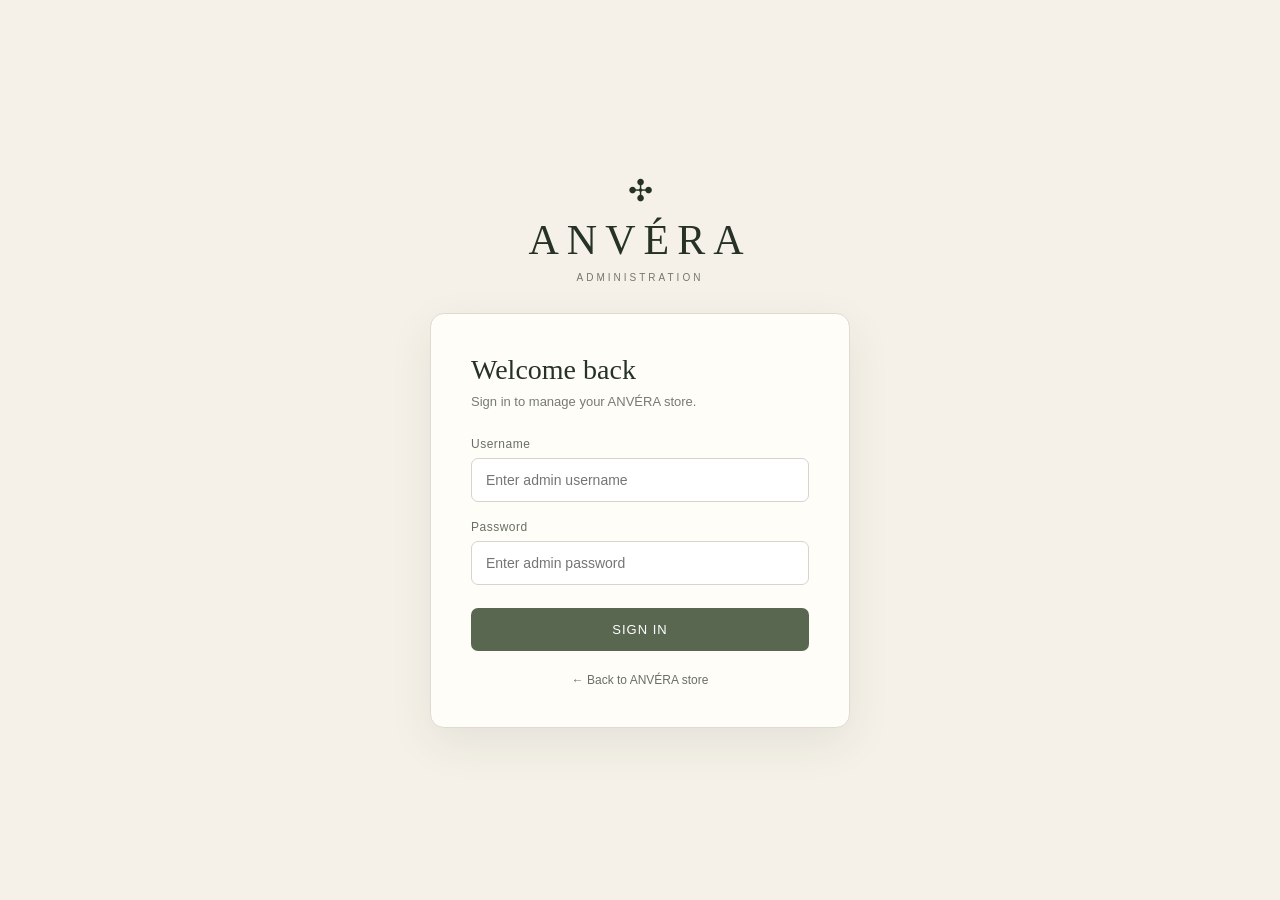
<file: admin-login.html>
<!DOCTYPE html>
<html lang="en">
<head>
    <meta charset="UTF-8">
    <meta name="viewport" content="width=device-width, initial-scale=1.0">

    <title>ANVÉRA | Admin Login</title>

    <style>
        * {
            box-sizing: border-box;
            margin: 0;
            padding: 0;
        }

        body {
            min-height: 100vh;
            display: flex;
            align-items: center;
            justify-content: center;
            background: #f5f1e8;
            color: #263226;
            font-family: Arial, sans-serif;
        }

        .login-wrapper {
            width: 420px;
            max-width: 90%;
        }

        .brand {
            text-align: center;
            margin-bottom: 30px;
        }

        .brand-mark {
            font-size: 30px;
            margin-bottom: 8px;
        }

        .brand-name {
            font-family: Georgia, serif;
            font-size: 42px;
            letter-spacing: 8px;
        }

        .brand-subtitle {
            margin-top: 8px;
            font-size: 10px;
            letter-spacing: 3px;
            color: #73786d;
        }

        .login-card {
            background: #fffdf8;
            border: 1px solid #dfdbd0;
            padding: 40px;
            border-radius: 14px;
            box-shadow: 0 15px 45px rgba(38, 50, 38, 0.08);
        }

        .login-card h1 {
            font-family: Georgia, serif;
            font-size: 28px;
            font-weight: normal;
            margin-bottom: 8px;
        }

        .login-card p {
            color: #777b72;
            font-size: 13px;
            margin-bottom: 28px;
        }

        .form-group {
            margin-bottom: 18px;
        }

        label {
            display: block;
            font-size: 12px;
            color: #687064;
            margin-bottom: 7px;
            letter-spacing: 0.5px;
        }

        input {
            width: 100%;
            padding: 13px 14px;
            border: 1px solid #d8d4c9;
            border-radius: 7px;
            background: #fff;
            font-size: 14px;
            outline: none;
        }

        input:focus {
            border-color: #596650;
        }

        .login-btn {
            width: 100%;
            padding: 14px;
            border: none;
            border-radius: 7px;
            background: #596650;
            color: white;
            font-size: 13px;
            letter-spacing: 1px;
            cursor: pointer;
            margin-top: 5px;
        }

        .login-btn:hover {
            background: #3f493c;
        }

        .login-btn:disabled {
            opacity: 0.6;
            cursor: not-allowed;
        }

        .message {
            display: none;
            padding: 11px 13px;
            border-radius: 7px;
            margin-bottom: 18px;
            font-size: 13px;
        }

        .message.show {
            display: block;
        }

        .message.error {
            background: #f0dcdc;
            color: #783f3f;
        }

        .message.success {
            background: #dfeadd;
            color: #385038;
        }

        .back-link {
            display: block;
            text-align: center;
            margin-top: 22px;
            color: #687064;
            text-decoration: none;
            font-size: 12px;
        }

        .back-link:hover {
            text-decoration: underline;
        }
    </style>
</head>

<body>

<div class="login-wrapper">

    <div class="brand">

        <div class="brand-mark">✣</div>

        <div class="brand-name">
            ANVÉRA
        </div>

        <div class="brand-subtitle">
            ADMINISTRATION
        </div>

    </div>


    <div class="login-card">

        <h1>Welcome back</h1>

        <p>
            Sign in to manage your ANVÉRA store.
        </p>


        <div id="message" class="message"></div>


        <form id="loginForm">

            <div class="form-group">

                <label for="username">
                    Username
                </label>

                <input
                    type="text"
                    id="username"
                    placeholder="Enter admin username"
                    autocomplete="username"
                    required
                >

            </div>


            <div class="form-group">

                <label for="password">
                    Password
                </label>

                <input
                    type="password"
                    id="password"
                    placeholder="Enter admin password"
                    autocomplete="current-password"
                    required
                >

            </div>


            <button
                type="submit"
                class="login-btn"
                id="loginButton">

                SIGN IN

            </button>

        </form>


        <a href="index.html" class="back-link">
            ← Back to ANVÉRA store
        </a>

    </div>

</div>


<script>

const API_URL = "https://futurefs03-production-a9fd.up.railway.app/api";

const TOKEN_KEY = "anveraAdminToken";


const loginForm =
    document.getElementById("loginForm");

const loginButton =
    document.getElementById("loginButton");

const message =
    document.getElementById("message");


function showMessage(text, type) {

    message.textContent = text;

    message.className =
        `message show ${type}`;
}


loginForm.addEventListener("submit", async function(event) {

    event.preventDefault();

    const username =
        document.getElementById("username").value.trim();

    const password =
        document.getElementById("password").value;


    loginButton.disabled = true;

    loginButton.textContent = "SIGNING IN...";

    message.className = "message";


    try {

        const response = await fetch(
            `${API_URL}/admin/login`,
            {
                method: "POST",

                headers: {
                    "Content-Type": "application/json"
                },

                body: JSON.stringify({
                    username: username,
                    password: password
                })
            }
        );


        const data = await response.json();


        if (!response.ok || !data.success) {

            showMessage(
                data.message ||
                "Invalid username or password.",
                "error"
            );

            loginButton.disabled = false;

            loginButton.textContent = "SIGN IN";

            return;
        }


        sessionStorage.setItem(
            TOKEN_KEY,
            data.token
        );

        sessionStorage.setItem(
            "anveraAdminAuthenticated",
            "true"
        );


        showMessage(
            "Login successful. Opening dashboard...",
            "success"
        );


        setTimeout(function() {

            window.location.href = "admin.html";

        }, 500);


    } catch (error) {

        console.error(error);

        showMessage(
            "Cannot connect to the ANVÉRA server. Make sure Spring Boot is running on port 8084.",
            "error"
        );

        loginButton.disabled = false;

        loginButton.textContent = "SIGN IN";
    }

});

</script>

</body>
</html>
</file>
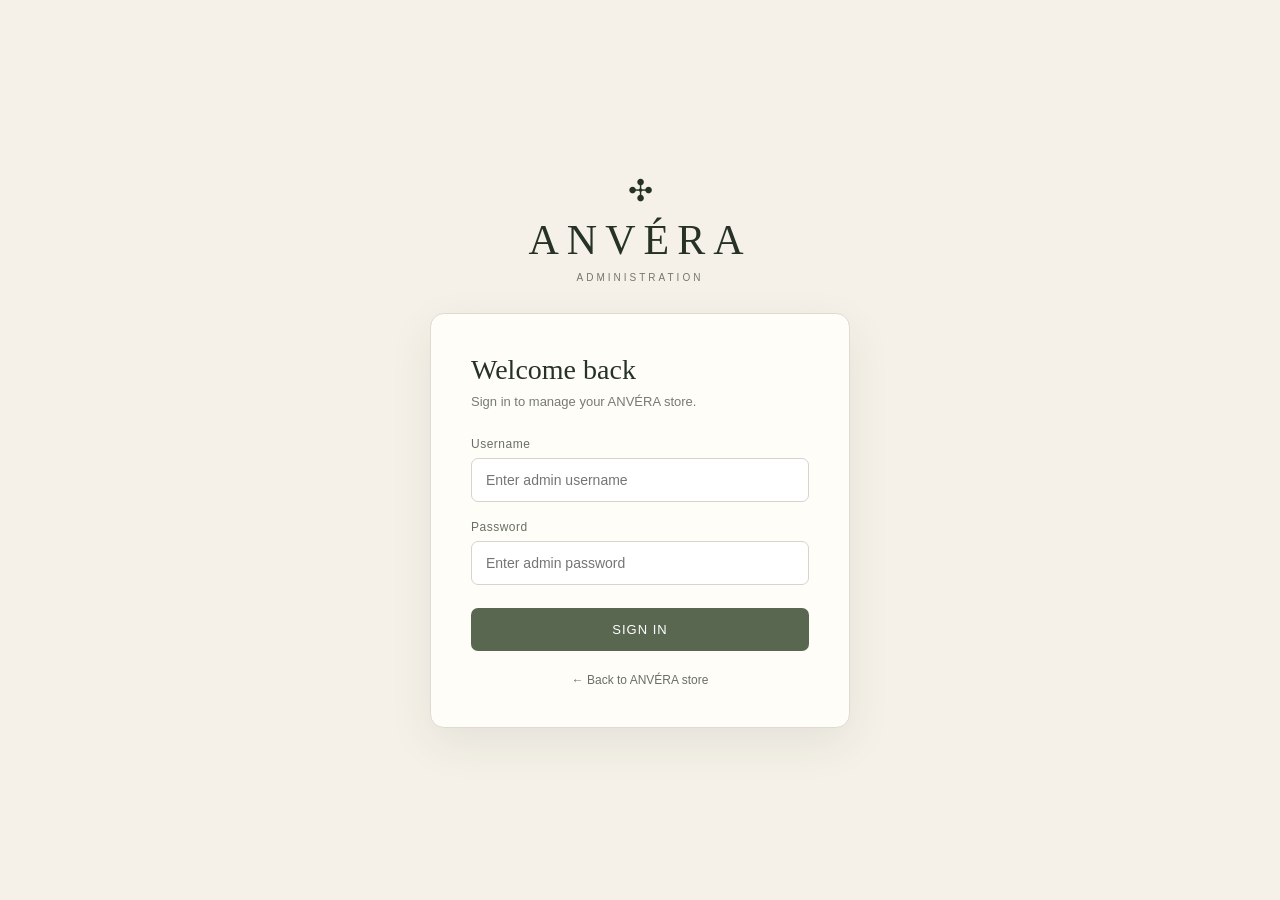
<file: admin.html>
<!DOCTYPE html>
<html lang="en">
<head>
    <meta charset="UTF-8">
    <meta name="viewport" content="width=device-width, initial-scale=1.0">

    <title>ANVÉRA — Admin</title>

    <style>
        * {
            box-sizing: border-box;
            margin: 0;
            padding: 0;
        }

        body {
            font-family: Arial, sans-serif;
            background: #f5f1e8;
            color: #263226;
        }

        .layout {
            display: flex;
            min-height: 100vh;
        }

        .sidebar {
            width: 240px;
            background: #263226;
            color: #f8f4ea;
            padding: 30px 20px;
            position: fixed;
            left: 0;
            top: 0;
            bottom: 0;
        }

        .logo {
            font-size: 25px;
            letter-spacing: 4px;
            text-align: center;
            margin-bottom: 8px;
        }

        .subtitle {
            text-align: center;
            font-size: 11px;
            color: #c8c5b8;
            letter-spacing: 2px;
            margin-bottom: 40px;
        }

        .nav-btn {
            width: 100%;
            padding: 13px 15px;
            border: none;
            background: transparent;
            color: #eee9dc;
            text-align: left;
            margin-bottom: 8px;
            border-radius: 8px;
            cursor: pointer;
            font-size: 14px;
        }

        .nav-btn:hover,
        .nav-btn.active {
            background: #596650;
        }

        .logout {
            position: absolute;
            bottom: 30px;
            left: 20px;
            right: 20px;
            background: #eee9dc;
            color: #263226;
        }

        .main {
            margin-left: 240px;
            width: calc(100% - 240px);
            padding: 35px;
        }

        .topbar {
            display: flex;
            justify-content: space-between;
            align-items: center;
            margin-bottom: 30px;
        }

        .topbar h1 {
            font-family: Georgia, serif;
            font-weight: normal;
            font-size: 32px;
        }

        .admin-badge {
            background: #dfe4d8;
            padding: 9px 15px;
            border-radius: 20px;
            font-size: 13px;
        }

        .section {
            display: none;
        }

        .section.active {
            display: block;
        }

        .stats {
            display: grid;
            grid-template-columns: repeat(4, 1fr);
            gap: 18px;
            margin-bottom: 30px;
        }

        .stat-card {
            background: #fffdf8;
            padding: 25px;
            border-radius: 14px;
            border: 1px solid #e3dfd4;
        }

        .stat-card p {
            color: #777;
            font-size: 13px;
            margin-bottom: 10px;
        }

        .stat-card h2 {
            font-size: 28px;
            font-weight: normal;
        }

        .panel {
            background: #fffdf8;
            border: 1px solid #e3dfd4;
            border-radius: 14px;
            padding: 25px;
            margin-bottom: 25px;
        }

        .panel-header {
            display: flex;
            justify-content: space-between;
            align-items: center;
            margin-bottom: 20px;
        }

        .panel-header h2 {
            font-family: Georgia, serif;
            font-weight: normal;
        }

        button {
            border: none;
            cursor: pointer;
        }

        .primary-btn {
            background: #596650;
            color: white;
            padding: 11px 18px;
            border-radius: 7px;
        }

        .primary-btn:hover {
            background: #3f493c;
        }

        .danger-btn {
            background: #8b5b57;
            color: white;
            padding: 8px 12px;
            border-radius: 6px;
        }

        .edit-btn {
            background: #dfe4d8;
            color: #263226;
            padding: 8px 12px;
            border-radius: 6px;
            margin-right: 5px;
        }

        table {
            width: 100%;
            border-collapse: collapse;
        }

        th,
        td {
            padding: 14px 10px;
            border-bottom: 1px solid #e7e2d7;
            text-align: left;
            font-size: 13px;
        }

        th {
            color: #687064;
            font-size: 12px;
            text-transform: uppercase;
            letter-spacing: 1px;
        }

        .form-grid {
            display: grid;
            grid-template-columns: repeat(2, 1fr);
            gap: 15px;
        }

        .form-group {
            display: flex;
            flex-direction: column;
            gap: 7px;
        }

        .form-group.full {
            grid-column: 1 / -1;
        }

        label {
            font-size: 12px;
            color: #687064;
        }

        input,
        select,
        textarea {
            padding: 11px;
            border: 1px solid #d8d4c9;
            border-radius: 7px;
            background: #fff;
            font-family: inherit;
        }

        textarea {
            min-height: 90px;
            resize: vertical;
        }

        .form-actions {
            margin-top: 18px;
            display: flex;
            gap: 10px;
        }

        .cancel-btn {
            padding: 11px 18px;
            background: #e8e4d9;
            border-radius: 7px;
        }

        .message {
            padding: 12px 15px;
            margin-bottom: 20px;
            border-radius: 7px;
            display: none;
            font-size: 14px;
        }

        .message.show {
            display: block;
        }

        .message.success {
            background: #dfeadd;
            color: #385038;
        }

        .message.error {
            background: #f0dcdc;
            color: #783f3f;
        }

        .status {
            padding: 6px 10px;
            border-radius: 15px;
            font-size: 11px;
            display: inline-block;
        }

        .status.Pending {
            background: #eee5c9;
        }

        .status.Confirmed {
            background: #dce7df;
        }

        .status.Processing {
            background: #dce3ec;
        }

        .status.Shipped {
            background: #e5ddeb;
        }

        .status.Delivered {
            background: #d7e7d7;
        }

        .empty {
            text-align: center;
            padding: 30px;
            color: #777;
        }

        @media (max-width: 900px) {
            .sidebar {
                width: 190px;
            }

            .main {
                margin-left: 190px;
                width: calc(100% - 190px);
                padding: 20px;
            }

            .stats {
                grid-template-columns: repeat(2, 1fr);
            }
        }

        @media (max-width: 650px) {
            .sidebar {
                position: relative;
                width: 100%;
                height: auto;
            }

            .layout {
                display: block;
            }

            .main {
                margin-left: 0;
                width: 100%;
            }

            .logout {
                position: static;
                margin-top: 20px;
            }

            .stats,
            .form-grid {
                grid-template-columns: 1fr;
            }

            table {
                min-width: 700px;
            }

            .panel {
                overflow-x: auto;
            }
        }
    </style>
</head>

<body>

<div class="layout">

    <aside class="sidebar">

        <div class="logo">ANVÉRA</div>
        <div class="subtitle">ADMIN PANEL</div>

        <button class="nav-btn active" onclick="showSection('dashboard', this)">
            Dashboard
        </button>

        <button class="nav-btn" onclick="showSection('products', this)">
            Products
        </button>

        <button class="nav-btn" onclick="showSection('orders', this)">
            Orders
        </button>

        <button class="nav-btn" onclick="showSection('customers', this)">
            Customers
        </button>

        <button class="nav-btn logout" onclick="logout()">
            Logout
        </button>

    </aside>


    <main class="main">

        <div class="topbar">
            <h1 id="pageTitle">Dashboard</h1>
            <div class="admin-badge">● Admin</div>
        </div>


        <div id="message" class="message"></div>


        <!-- DASHBOARD -->

        <section id="dashboard" class="section active">

            <div class="stats">

                <div class="stat-card">
                    <p>Total Products</p>
                    <h2 id="totalProducts">0</h2>
                </div>

                <div class="stat-card">
                    <p>Total Orders</p>
                    <h2 id="totalOrders">0</h2>
                </div>

                <div class="stat-card">
                    <p>Total Customers</p>
                    <h2 id="totalCustomers">0</h2>
                </div>

                <div class="stat-card">
                    <p>Revenue</p>
                    <h2 id="totalRevenue">₹0</h2>
                </div>

            </div>


            <div class="panel">

                <div class="panel-header">
                    <h2>Recent Orders</h2>

                    <button class="primary-btn"
                            onclick="showSectionByName('orders')">
                        View All
                    </button>
                </div>

                <table>

                    <thead>
                        <tr>
                            <th>Order</th>
                            <th>Customer ID</th>
                            <th>Total</th>
                            <th>Status</th>
                        </tr>
                    </thead>

                    <tbody id="recentOrders"></tbody>

                </table>

            </div>

        </section>


        <!-- PRODUCTS -->

        <section id="products" class="section">

            <div class="panel">

                <div class="panel-header">
                    <h2>Product Management</h2>

                    <button class="primary-btn"
                            onclick="showProductForm()">
                        + Add Product
                    </button>
                </div>

                <div id="productForm" style="display:none;">

                    <div class="form-grid">

                        <div class="form-group">
                            <label>Product Name</label>
                            <input id="productName" type="text">
                        </div>

                        <div class="form-group">
                            <label>Category</label>

                            <select id="productCategory">
                                <option value="Kurtas">Kurtas</option>
                                <option value="Sarees">Sarees</option>
                                <option value="Co-ords">Co-ords</option>
                                <option value="Festive">Festive</option>
                            </select>
                        </div>

                        <div class="form-group">
                            <label>Price</label>
                            <input id="productPrice" type="number">
                        </div>

                        <div class="form-group">
                            <label>Stock</label>
                            <input id="productStock" type="number">
                        </div>

                        <div class="form-group">
                            <label>Sizes</label>
                            <input id="productSizes"
                                   type="text"
                                   placeholder="S, M, L, XL">
                        </div>

                        <div class="form-group">
                            <label>Image URL</label>
                            <input id="productImage" type="text">
                        </div>

                        <div class="form-group full">
                            <label>Description</label>
                            <textarea id="productDescription"></textarea>
                        </div>

                    </div>

                    <div class="form-actions">

                        <button class="primary-btn"
                                onclick="saveProduct()">
                            Save Product
                        </button>

                        <button class="cancel-btn"
                                onclick="hideProductForm()">
                            Cancel
                        </button>

                    </div>

                </div>

            </div>


            <div class="panel">

                <table>

                    <thead>
                        <tr>
                            <th>ID</th>
                            <th>Product</th>
                            <th>Category</th>
                            <th>Price</th>
                            <th>Stock</th>
                            <th>Actions</th>
                        </tr>
                    </thead>

                    <tbody id="productsTable"></tbody>

                </table>

            </div>

        </section>


        <!-- ORDERS -->

        <section id="orders" class="section">

            <div class="panel">

                <div class="panel-header">
                    <h2>Order Management</h2>
                </div>

                <table>

                    <thead>
                        <tr>
                            <th>Order ID</th>
                            <th>Customer ID</th>
                            <th>Total</th>
                            <th>Status</th>
                            <th>Update</th>
                        </tr>
                    </thead>

                    <tbody id="ordersTable"></tbody>

                </table>

            </div>

        </section>


        <!-- CUSTOMERS -->

        <section id="customers" class="section">

            <div class="panel">

                <div class="panel-header">
                    <h2>Customers</h2>
                </div>

                <table>

                    <thead>
                        <tr>
                            <th>ID</th>
                            <th>Name</th>
                            <th>Email</th>
                            <th>Phone</th>
                            <th>City</th>
                            <th>Pincode</th>
                        </tr>
                    </thead>

                    <tbody id="customersTable"></tbody>

                </table>

            </div>

        </section>

    </main>

</div>


<script>

const API_URL = "https://futurefs03-production-a9fd.up.railway.app/api";

const TOKEN_KEY = "anveraAdminToken";

let editingProductId = null;


/* =========================
   AUTHENTICATION
========================= */

const token = sessionStorage.getItem(TOKEN_KEY);

if (!token) {
    window.location.href = "admin-login.html";
}


/* =========================
   PROTECTED FETCH
========================= */

async function adminFetch(url, options = {}) {

    const currentToken =
        sessionStorage.getItem(TOKEN_KEY);

    if (!currentToken) {
        window.location.href = "admin-login.html";
        return;
    }

    options.headers = {
        ...(options.headers || {}),
        "X-Admin-Token": currentToken,
        "Content-Type": "application/json"
    };

    const response = await fetch(url, options);

    if (response.status === 401) {

        sessionStorage.removeItem(TOKEN_KEY);
        sessionStorage.removeItem("anveraAdminAuthenticated");

        window.location.href = "admin-login.html";

        return;
    }

    return response;
}


/* =========================
   VERIFY LOGIN
========================= */

async function verifyAdmin() {

    try {

        const response = await adminFetch(
            `${API_URL}/admin/verify`
        );

        if (!response) return;

        const data = await response.json();

        if (!data.authenticated) {

            sessionStorage.removeItem(TOKEN_KEY);
            sessionStorage.removeItem("anveraAdminAuthenticated");

            window.location.href = "admin-login.html";

            return;
        }

        loadDashboard();

    } catch (error) {

        console.error(error);

        window.location.href = "admin-login.html";
    }
}


/* =========================
   NAVIGATION
========================= */

function showSection(name, button) {

    document.querySelectorAll(".section")
        .forEach(section => {
            section.classList.remove("active");
        });

    document.getElementById(name)
        .classList.add("active");

    document.querySelectorAll(".nav-btn")
        .forEach(btn => {
            btn.classList.remove("active");
        });

    if (button) {
        button.classList.add("active");
    }

    const titles = {
        dashboard: "Dashboard",
        products: "Products",
        orders: "Orders",
        customers: "Customers"
    };

    document.getElementById("pageTitle")
        .textContent = titles[name];

    if (name === "dashboard") {
        loadDashboard();
    }

    if (name === "products") {
        loadProducts();
    }

    if (name === "orders") {
        loadOrders();
    }

    if (name === "customers") {
        loadCustomers();
    }
}


function showSectionByName(name) {

    const buttons = document.querySelectorAll(".nav-btn");

    buttons.forEach(button => {

        if (
            button.textContent
                .trim()
                .toLowerCase()
                .includes(name)
        ) {
            showSection(name, button);
        }

    });
}


/* =========================
   MESSAGE
========================= */

function showMessage(text, type = "success") {

    const message =
        document.getElementById("message");

    message.textContent = text;

    message.className =
        `message show ${type}`;

    setTimeout(() => {

        message.className = "message";

    }, 3000);
}


/* =========================
   DASHBOARD
========================= */

async function loadDashboard() {

    try {

        const [productsResponse,
               ordersResponse,
               customersResponse] =
            await Promise.all([

                adminFetch(
                    `${API_URL}/admin/protected/products`
                ),

                adminFetch(
                    `${API_URL}/admin/protected/orders`
                ),

                adminFetch(
                    `${API_URL}/admin/protected/customers`
                )

            ]);

        if (!productsResponse ||
            !ordersResponse ||
            !customersResponse) {
            return;
        }

        const products =
            await productsResponse.json();

        const orders =
            await ordersResponse.json();

        const customers =
            await customersResponse.json();


        document.getElementById("totalProducts")
            .textContent = products.length;

        document.getElementById("totalOrders")
            .textContent = orders.length;

        document.getElementById("totalCustomers")
            .textContent = customers.length;


        const revenue = orders.reduce(
            (sum, order) =>
                sum + Number(order.totalAmount || 0),
            0
        );

        document.getElementById("totalRevenue")
            .textContent =
            `₹${revenue.toLocaleString("en-IN")}`;


        const recent =
            orders.slice(-5).reverse();

        const tbody =
            document.getElementById("recentOrders");

        if (recent.length === 0) {

            tbody.innerHTML =
                `<tr>
                    <td colspan="4" class="empty">
                        No orders yet
                    </td>
                </tr>`;

            return;
        }


        tbody.innerHTML =
            recent.map(order => `

                <tr>

                    <td>#${order.id}</td>

                    <td>${order.customerId}</td>

                    <td>
                        ₹${Number(order.totalAmount || 0)
                            .toLocaleString("en-IN")}
                    </td>

                    <td>
                        <span class="status ${order.status}">
                            ${order.status}
                        </span>
                    </td>

                </tr>

            `).join("");

    } catch (error) {

        console.error(error);

        showMessage(
            "Unable to load dashboard.",
            "error"
        );
    }
}


/* =========================
   PRODUCTS
========================= */

async function loadProducts() {

    try {

        const response =
            await adminFetch(
                `${API_URL}/admin/protected/products`
            );

        if (!response) return;

        const products =
            await response.json();

        const tbody =
            document.getElementById("productsTable");

        if (products.length === 0) {

            tbody.innerHTML =
                `<tr>
                    <td colspan="6" class="empty">
                        No products found.
                    </td>
                </tr>`;

            return;
        }


        tbody.innerHTML =
            products.map(product => `

                <tr>

                    <td>${product.id}</td>

                    <td>${product.name}</td>

                    <td>${product.category}</td>

                    <td>
                        ₹${Number(product.price)
                            .toLocaleString("en-IN")}
                    </td>

                    <td>${product.stock}</td>

                    <td>

                        <button
                            class="edit-btn"
                            onclick="editProduct(${product.id})">
                            Edit
                        </button>

                        <button
                            class="danger-btn"
                            onclick="deleteProduct(${product.id})">
                            Delete
                        </button>

                    </td>

                </tr>

            `).join("");

    } catch (error) {

        console.error(error);

        showMessage(
            "Unable to load products.",
            "error"
        );
    }
}


/* =========================
   PRODUCT FORM
========================= */

function showProductForm() {

    editingProductId = null;

    document.getElementById("productForm")
        .style.display = "block";

    clearProductForm();
}


function hideProductForm() {

    document.getElementById("productForm")
        .style.display = "none";

    editingProductId = null;

    clearProductForm();
}


function clearProductForm() {

    document.getElementById("productName").value = "";
    document.getElementById("productCategory").value = "Kurtas";
    document.getElementById("productPrice").value = "";
    document.getElementById("productStock").value = "";
    document.getElementById("productSizes").value = "";
    document.getElementById("productImage").value = "";
    document.getElementById("productDescription").value = "";
}


/* =========================
   SAVE PRODUCT
========================= */

async function saveProduct() {

    const product = {

        name:
            document.getElementById("productName").value,

        category:
            document.getElementById("productCategory").value,

        price:
            Number(document.getElementById("productPrice").value),

        stock:
            Number(document.getElementById("productStock").value),

        sizes:
            document.getElementById("productSizes").value,

        imageUrl:
            document.getElementById("productImage").value,

        description:
            document.getElementById("productDescription").value
    };


    if (!product.name ||
        !product.price ||
        product.stock < 0) {

        showMessage(
            "Please enter valid product details.",
            "error"
        );

        return;
    }


    try {

        let response;

        if (editingProductId) {

            response = await adminFetch(
                `${API_URL}/admin/protected/products/${editingProductId}`,
                {
                    method: "PUT",
                    body: JSON.stringify(product)
                }
            );

        } else {

            response = await adminFetch(
                `${API_URL}/admin/protected/products`,
                {
                    method: "POST",
                    body: JSON.stringify(product)
                }
            );
        }


        if (!response) return;

        if (!response.ok) {

            throw new Error("Product save failed");
        }


        showMessage(
            editingProductId
                ? "Product updated successfully."
                : "Product added successfully."
        );

        hideProductForm();

        loadProducts();

        loadDashboard();

    } catch (error) {

        console.error(error);

        showMessage(
            "Unable to save product.",
            "error"
        );
    }
}


/* =========================
   EDIT PRODUCT
========================= */

async function editProduct(id) {

    try {

        const response =
            await adminFetch(
                `${API_URL}/admin/protected/products`
            );

        if (!response) return;

        const products =
            await response.json();

        const product =
            products.find(item => item.id === id);

        if (!product) return;


        editingProductId = id;

        document.getElementById("productForm")
            .style.display = "block";


        document.getElementById("productName").value =
            product.name || "";

        document.getElementById("productCategory").value =
            product.category || "Kurtas";

        document.getElementById("productPrice").value =
            product.price || "";

        document.getElementById("productStock").value =
            product.stock || 0;

        document.getElementById("productSizes").value =
            product.sizes || "";

        document.getElementById("productImage").value =
            product.imageUrl || "";

        document.getElementById("productDescription").value =
            product.description || "";


        window.scrollTo({
            top: 0,
            behavior: "smooth"
        });

    } catch (error) {

        console.error(error);

        showMessage(
            "Unable to load product.",
            "error"
        );
    }
}


/* =========================
   DELETE PRODUCT
========================= */

async function deleteProduct(id) {

    const confirmed =
        confirm(
            "Are you sure you want to delete this product?"
        );

    if (!confirmed) return;


    try {

        const response =
            await adminFetch(
                `${API_URL}/admin/protected/products/${id}`,
                {
                    method: "DELETE"
                }
            );

        if (!response) return;

        if (!response.ok) {

            throw new Error("Delete failed");
        }


        showMessage(
            "Product deleted successfully."
        );

        loadProducts();

        loadDashboard();

    } catch (error) {

        console.error(error);

        showMessage(
            "Unable to delete product.",
            "error"
        );
    }
}


/* =========================
   ORDERS
========================= */

async function loadOrders() {

    try {

        const response =
            await adminFetch(
                `${API_URL}/admin/protected/orders`
            );

        if (!response) return;

        const orders =
            await response.json();

        const tbody =
            document.getElementById("ordersTable");


        if (orders.length === 0) {

            tbody.innerHTML =
                `<tr>
                    <td colspan="5" class="empty">
                        No orders found.
                    </td>
                </tr>`;

            return;
        }


        tbody.innerHTML =
            orders.map(order => `

                <tr>

                    <td>#${order.id}</td>

                    <td>${order.customerId}</td>

                    <td>
                        ₹${Number(order.totalAmount || 0)
                            .toLocaleString("en-IN")}
                    </td>

                    <td>
                        <span class="status ${order.status}">
                            ${order.status}
                        </span>
                    </td>

                    <td>

                        <select
                            onchange="updateOrderStatus(
                                ${order.id},
                                this.value
                            )">

                            <option
                                value="Pending"
                                ${order.status === "Pending" ? "selected" : ""}>
                                Pending
                            </option>

                            <option
                                value="Confirmed"
                                ${order.status === "Confirmed" ? "selected" : ""}>
                                Confirmed
                            </option>

                            <option
                                value="Processing"
                                ${order.status === "Processing" ? "selected" : ""}>
                                Processing
                            </option>

                            <option
                                value="Shipped"
                                ${order.status === "Shipped" ? "selected" : ""}>
                                Shipped
                            </option>

                            <option
                                value="Delivered"
                                ${order.status === "Delivered" ? "selected" : ""}>
                                Delivered
                            </option>

                        </select>

                    </td>

                </tr>

            `).join("");

    } catch (error) {

        console.error(error);

        showMessage(
            "Unable to load orders.",
            "error"
        );
    }
}


/* =========================
   UPDATE ORDER STATUS
========================= */

async function updateOrderStatus(id, status) {

    try {

        const response =
            await adminFetch(
                `${API_URL}/admin/protected/orders/${id}/status`,
                {
                    method: "PUT",
                    body: JSON.stringify({
                        status: status
                    })
                }
            );

        if (!response) return;

        if (!response.ok) {

            throw new Error(
                "Order status update failed"
            );
        }


        showMessage(
            `Order #${id} updated to ${status}.`
        );

        loadOrders();

        loadDashboard();

    } catch (error) {

        console.error(error);

        showMessage(
            "Unable to update order status.",
            "error"
        );

        loadOrders();
    }
}


/* =========================
   CUSTOMERS
========================= */

async function loadCustomers() {

    try {

        const response =
            await adminFetch(
                `${API_URL}/admin/protected/customers`
            );

        if (!response) return;

        const customers =
            await response.json();

        const tbody =
            document.getElementById("customersTable");


        if (customers.length === 0) {

            tbody.innerHTML =
                `<tr>
                    <td colspan="6" class="empty">
                        No customers found.
                    </td>
                </tr>`;

            return;
        }


        tbody.innerHTML =
            customers.map(customer => `

                <tr>

                    <td>${customer.id}</td>

                    <td>${customer.name}</td>

                    <td>${customer.email || "-"}</td>

                    <td>${customer.phone}</td>

                    <td>${customer.city}</td>

                    <td>${customer.pincode}</td>

                </tr>

            `).join("");

    } catch (error) {

        console.error(error);

        showMessage(
            "Unable to load customers.",
            "error"
        );
    }
}


/* =========================
   LOGOUT
========================= */

async function logout() {

    const currentToken =
        sessionStorage.getItem(TOKEN_KEY);

    try {

        await fetch(`${API_URL}/admin/logout`, {
            method: "POST",
            headers: {
                "X-Admin-Token": currentToken
            }
        });

    } catch (error) {

        console.error("Logout error:", error);
    }

    sessionStorage.removeItem(TOKEN_KEY);

    sessionStorage.removeItem(
        "anveraAdminAuthenticated"
    );

    window.location.replace("admin-login.html");
}
/* =========================
   START
========================= */

verifyAdmin();

</script>

</body>
</html>
</file>
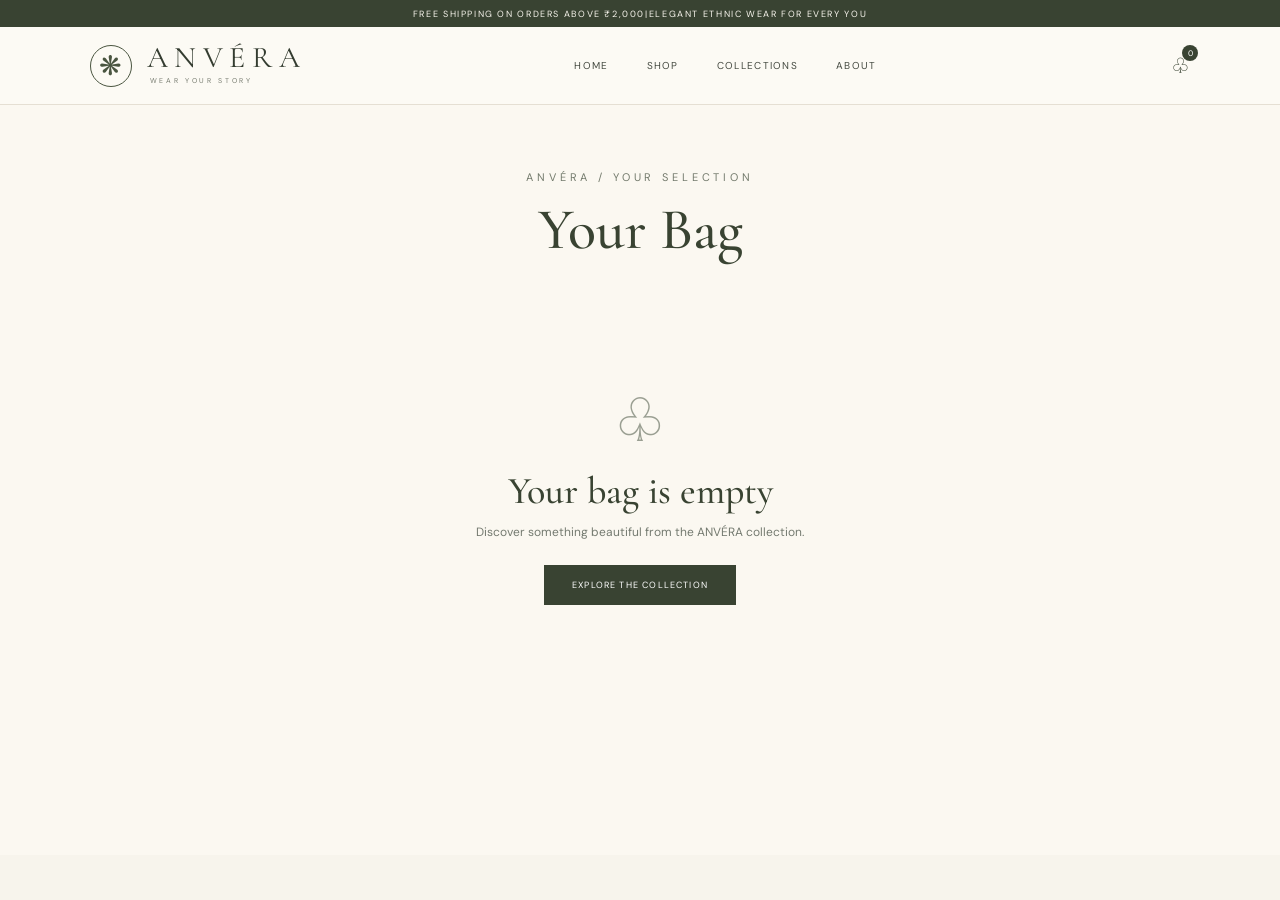
<file: frontend/cart.html>
<!DOCTYPE html>
<html lang="en">

<head>

    <meta charset="UTF-8">

    <meta
        name="viewport"
        content="width=device-width, initial-scale=1.0"
    >

    <title>Your Bag | ANVÉRA</title>

    <link rel="preconnect" href="https://fonts.googleapis.com">

    <link
        href="https://fonts.googleapis.com/css2?family=Cormorant+Garamond:wght@400;500;600&family=DM+Sans:wght@400;500;600&display=swap"
        rel="stylesheet"
    >

    <link rel="stylesheet" href="style.css">


    <style>

        /* =========================================
           CART PAGE
           ========================================= */

        .cart-page {

            padding: 65px 7% 100px;

            background: #fbf8f1;

            min-height: 75vh;

        }


        .cart-heading {

            text-align: center;

            margin-bottom: 50px;

        }


        .cart-heading .small-heading {

            color: #737a6c;

            margin-bottom: 10px;

        }


        .cart-heading h1 {

            font-family:
                "Cormorant Garamond",
                serif;

            font-size: 58px;

            font-weight: 500;

            color: #394332;

        }


        .cart-layout {

            display: grid;

            grid-template-columns:
                1.5fr .7fr;

            gap: 55px;

            max-width: 1200px;

            margin: auto;

        }


        /* =========================================
           CART ITEMS
           ========================================= */

        .cart-items {

            border-top:
                1px solid #ddd7cc;

        }


        .cart-item {

            display: grid;

            grid-template-columns:
                135px 1fr auto;

            gap: 22px;

            align-items: center;

            padding: 22px 0;

            border-bottom:
                1px solid #ddd7cc;

        }


        .cart-item-image {

            width: 135px;

            height: 165px;

            overflow: hidden;

            background: #e7e0d5;

        }


        .cart-item-image img {

            width: 100%;

            height: 100%;

            object-fit: cover;

        }


        .cart-item-category {

            font-size: 8px;

            letter-spacing: .15em;

            text-transform: uppercase;

            color: #858b80;

            margin-bottom: 7px;

        }


        .cart-item-name {

            font-family:
                "Cormorant Garamond",
                serif;

            font-size: 24px;

            color: #394332;

            margin-bottom: 7px;

        }


        .cart-item-size {

            font-size: 10px;

            color: #73796e;

            margin-bottom: 15px;

        }


        .cart-item-price {

            font-size: 12px;

            color: #4e5549;

        }


        /* =========================================
           QUANTITY
           ========================================= */

        .cart-quantity {

            display: inline-flex;

            align-items: center;

            border:
                1px solid #c9c3b8;

            margin-top: 15px;

        }


        .cart-quantity button {

            width: 32px;

            height: 32px;

            border: none;

            background: transparent;

            cursor: pointer;

            color: #394332;

            font-size: 15px;

        }


        .cart-quantity span {

            width: 30px;

            text-align: center;

            font-size: 11px;

        }


        /* =========================================
           ITEM RIGHT
           ========================================= */

        .cart-item-right {

            text-align: right;

            height: 100%;

            display: flex;

            flex-direction: column;

            justify-content: space-between;

            align-items: flex-end;

        }


        .cart-item-total {

            font-size: 13px;

            color: #394332;

        }


        .remove-item {

            border: none;

            background: none;

            cursor: pointer;

            color: #85897f;

            font-size: 9px;

            letter-spacing: .12em;

            text-transform: uppercase;

            padding: 0;

        }


        .remove-item:hover {

            color: #394332;

        }


        /* =========================================
           SUMMARY
           ========================================= */

        .cart-summary {

            background: #f1ede4;

            padding: 30px;

            height: fit-content;

            position: sticky;

            top: 20px;

        }


        .summary-title {

            font-family:
                "Cormorant Garamond",
                serif;

            font-size: 30px;

            color: #394332;

            margin-bottom: 25px;

        }


        .summary-row {

            display: flex;

            justify-content: space-between;

            align-items: center;

            padding: 10px 0;

            font-size: 11px;

            color: #686e63;

        }


        .summary-row.total {

            border-top:
                1px solid #d5cec1;

            margin-top: 12px;

            padding-top: 18px;

            font-size: 14px;

            color: #394332;

        }


        .shipping-note {

            font-family:
                "Cormorant Garamond",
                serif;

            font-size: 16px;

            line-height: 1.4;

            color: #72786d;

            margin: 20px 0;

        }


        .checkout-button {

            display: block;

            width: 100%;

            border: none;

            background: #394332;

            color: white;

            padding: 16px;

            text-align: center;

            text-decoration: none;

            cursor: pointer;

            font-size: 9px;

            letter-spacing: .15em;

            text-transform: uppercase;

        }


        .checkout-button:hover {

            background: #293123;

        }


        .continue-shopping {

            display: block;

            text-align: center;

            margin-top: 17px;

            color: #555c50;

            font-size: 9px;

            letter-spacing: .12em;

            text-transform: uppercase;

            text-decoration: none;

        }


        /* =========================================
           EMPTY BAG
           ========================================= */

        .empty-cart {

            max-width: 650px;

            margin: 20px auto 80px;

            text-align: center;

            padding: 70px 20px;

        }


        .empty-cart-symbol {

            font-family:
                "Cormorant Garamond",
                serif;

            font-size: 60px;

            color: #9a9f92;

            margin-bottom: 10px;

        }


        .empty-cart h2 {

            font-family:
                "Cormorant Garamond",
                serif;

            font-size: 38px;

            font-weight: 500;

            color: #394332;

            margin-bottom: 10px;

        }


        .empty-cart p {

            color: #747a70;

            font-size: 12px;

            margin-bottom: 25px;

        }


        .shop-button {

            display: inline-block;

            padding: 14px 28px;

            background: #394332;

            color: white;

            text-decoration: none;

            font-size: 9px;

            letter-spacing: .13em;

        }


        /* =========================================
           MOBILE
           ========================================= */

        @media (max-width: 850px) {

            .cart-layout {

                grid-template-columns: 1fr;

                gap: 35px;

            }


            .cart-summary {

                position: static;

            }

        }


        @media (max-width: 600px) {

            .cart-page {

                padding:
                    45px 5% 70px;

            }


            .cart-heading h1 {

                font-size: 48px;

            }


            .cart-item {

                grid-template-columns:
                    90px 1fr;

                gap: 15px;

            }


            .cart-item-image {

                width: 90px;

                height: 115px;

            }


            .cart-item-right {

                grid-column: 2;

                flex-direction: row;

                align-items: center;

                height: auto;

            }


            .cart-item-name {

                font-size: 20px;

            }

        }

    </style>

</head>


<body>


    <!-- ANNOUNCEMENT -->

    <div class="announcement">

        FREE SHIPPING ON ORDERS ABOVE ₹2,000

        <span> | </span>

        ELEGANT ETHNIC WEAR FOR EVERY YOU

    </div>



    <!-- NAVBAR -->

    <header class="navbar">

        <a href="index.html" class="brand">

            <span class="brand-symbol">
                ❋
            </span>

            <span class="brand-name">
                ANVÉRA
            </span>

            <small>
                WEAR YOUR STORY
            </small>

        </a>


        <nav class="navigation">

            <a href="index.html">
                HOME
            </a>

            <a href="shop.html">
                SHOP
            </a>

            <a href="index.html#collections">
                COLLECTIONS
            </a>

            <a href="index.html#story">
                ABOUT
            </a>

        </nav>


        <div class="nav-actions">

            <a href="cart.html">

                ♧

                <span id="bagCount">
                    0
                </span>

            </a>

        </div>

    </header>



    <!-- CART -->

    <main class="cart-page">


        <section class="cart-heading">

            <p class="small-heading">
                ANVÉRA / YOUR SELECTION
            </p>

            <h1>
                Your Bag
            </h1>

        </section>



        <!-- CART CONTENT -->

        <div id="cartContent">

            <!-- JavaScript will render this -->

        </div>


    </main>



    <script>

        /* =========================================
           CART DATA
           ========================================= */

        let cart =
            JSON.parse(
                localStorage.getItem(
                    "anveraCart"
                )
            ) || [];


        /* =========================================
           SAVE CART
           ========================================= */

        function saveCart() {

            localStorage.setItem(
                "anveraCart",
                JSON.stringify(cart)
            );

        }


        /* =========================================
           BAG COUNT
           ========================================= */

        function updateBagCount() {

            const bag =
                document.getElementById(
                    "bagCount"
                );


            if (!bag) return;


            const total =
                cart.reduce(
                    (sum, item) =>
                        sum +
                        Number(
                            item.quantity || 1
                        ),
                    0
                );


            bag.textContent =
                total;

        }


        /* =========================================
           IMAGE
           ========================================= */

       
            
                
          function getCartImage(item) {

    if (!item) {
        return "images/kurta.jpg";
    }

    let image = item.imageUrl || "";

    image = String(image)
        .trim()
        .replace(/\\/g, "/");

    if (image !== "") {

        if (
            image.startsWith("http://") ||
            image.startsWith("https://")
        ) {
            return image;
        }

        if (image.startsWith("images/")) {
            return image;
        }

        return "images/" + image;
    }

    const category =
        String(item.category || "").toLowerCase();

    if (category.includes("saree")) {
        return "images/saree.jpg";
    }

    if (category.includes("co-ord")) {
        return "images/coord.jpg";
    }

    if (category.includes("festive")) {
        return "images/festive.jpg";
    }

    return "images/kurta.jpg";
}

        /* =========================================
           RENDER CART
           ========================================= */

        function renderCart() {

            const container =
                document.getElementById(
                    "cartContent"
                );


            updateBagCount();


            if (cart.length === 0) {

                container.innerHTML = `

                    <section class="empty-cart">

                        <div class="empty-cart-symbol">
                            ♧
                        </div>

                        <h2>
                            Your bag is empty
                        </h2>

                        <p>
                            Discover something beautiful
                            from the ANVÉRA collection.
                        </p>

                        <a
                            href="shop.html"
                            class="shop-button"
                        >
                            EXPLORE THE COLLECTION
                        </a>

                    </section>

                `;

                return;

            }


            let subtotal = 0;


            cart.forEach(
                item => {

                    subtotal +=
                        Number(item.price) *
                        Number(
                            item.quantity || 1
                        );

                }
            );


            const shipping =
                subtotal >= 2000
                    ? 0
                    : 99;


            const total =
                subtotal + shipping;


            container.innerHTML = `

                <div class="cart-layout">


                    <!-- ITEMS -->

                    <section class="cart-items">

                        ${cart.map(
                            (item, index) => `

                            <article
                                class="cart-item"
                            >

                                <div
                                    class="cart-item-image"
                                >

                                    <img
                                        src="${getCartImage(item)}"
                                        alt="${escapeHTML(item.name)}"

                                        onerror="
                                            this.src='images/kurta.jpg'
                                        "
                                    >

                                </div>


                                <div
                                    class="cart-item-details"
                                >

                                    <div
                                        class="cart-item-category"
                                    >
                                        ${escapeHTML(
                                            item.category || ""
                                        )}
                                    </div>


                                    <div
                                        class="cart-item-name"
                                    >
                                        ${escapeHTML(
                                            item.name
                                        )}
                                    </div>


                                    ${
                                        item.size
                                        ?

                                        `
                                        <div
                                            class="cart-item-size"
                                        >
                                            SIZE:
                                            ${escapeHTML(
                                                item.size
                                            )}
                                        </div>
                                        `

                                        :

                                        ""

                                    }


                                    <div
                                        class="cart-item-price"
                                    >
                                        ₹${Number(
                                            item.price
                                        ).toLocaleString(
                                            "en-IN"
                                        )}
                                    </div>


                                    <div
                                        class="cart-quantity"
                                    >

                                        <button
                                            onclick="
                                                changeQuantity(
                                                    ${index},
                                                    -1
                                                )
                                            "
                                        >
                                            −
                                        </button>


                                        <span>
                                            ${Number(
                                                item.quantity || 1
                                            )}
                                        </span>


                                        <button
                                            onclick="
                                                changeQuantity(
                                                    ${index},
                                                    1
                                                )
                                            "
                                        >
                                            +
                                        </button>

                                    </div>

                                </div>


                                <div
                                    class="cart-item-right"
                                >

                                    <div
                                        class="cart-item-total"
                                    >

                                        ₹${(
                                            Number(
                                                item.price
                                            ) *
                                            Number(
                                                item.quantity || 1
                                            )
                                        ).toLocaleString(
                                            "en-IN"
                                        )}

                                    </div>


                                    <button
                                        class="remove-item"
                                        onclick="
                                            removeItem(
                                                ${index}
                                            )
                                        "
                                    >
                                        REMOVE
                                    </button>

                                </div>

                            </article>

                        `
                        ).join("")}

                    </section>



                    <!-- SUMMARY -->

                    <aside
                        class="cart-summary"
                    >

                        <h2
                            class="summary-title"
                        >
                            Order Summary
                        </h2>


                        <div
                            class="summary-row"
                        >

                            <span>
                                Subtotal
                            </span>

                            <span>
                                ₹${subtotal.toLocaleString(
                                    "en-IN"
                                )}
                            </span>

                        </div>


                        <div
                            class="summary-row"
                        >

                            <span>
                                Shipping
                            </span>

                            <span>

                                ${
                                    shipping === 0
                                    ? "FREE"
                                    : "₹99"
                                }

                            </span>

                        </div>


                        <div
                            class="summary-row total"
                        >

                            <span>
                                TOTAL
                            </span>

                            <strong>
                                ₹${total.toLocaleString(
                                    "en-IN"
                                )}
                            </strong>

                        </div>


                        <p
                            class="shipping-note"
                        >

                            ${
                                shipping === 0

                                ?

                                "You've unlocked free shipping."

                                :

                                `Add ₹${(
                                    2000 - subtotal
                                ).toLocaleString(
                                    "en-IN"
                                )} more for free shipping.`

                            }

                        </p>


                        <a
                            href="checkout.html"
                            class="checkout-button"
                        >
                            PROCEED TO CHECKOUT
                        </a>


                        <a
                            href="shop.html"
                            class="continue-shopping"
                        >
                            ← CONTINUE SHOPPING
                        </a>

                    </aside>

                </div>

            `;

        }


        /* =========================================
           QUANTITY
           ========================================= */

        function changeQuantity(
            index,
            amount
        ) {

            if (!cart[index]) return;


            cart[index].quantity =
                Number(
                    cart[index].quantity || 1
                ) + amount;


            if (
                cart[index].quantity <= 0
            ) {

                cart.splice(
                    index,
                    1
                );

            }


            saveCart();

            renderCart();

        }


        /* =========================================
           REMOVE
           ========================================= */

        function removeItem(index) {

            if (!cart[index]) return;


            cart.splice(
                index,
                1
            );


            saveCart();

            renderCart();

        }


        /* =========================================
           SECURITY
           ========================================= */

        function escapeHTML(
            value
        ) {

            return String(
                value ?? ""
            )
                .replace(
                    /&/g,
                    "&amp;"
                )
                .replace(
                    /</g,
                    "&lt;"
                )
                .replace(
                    />/g,
                    "&gt;"
                )
                .replace(
                    /"/g,
                    "&quot;"
                )
                .replace(
                    /'/g,
                    "&#039;"
                );

        }


        /* =========================================
           START
           ========================================= */

        renderCart();

    </script>

</body>

</html>
</file>
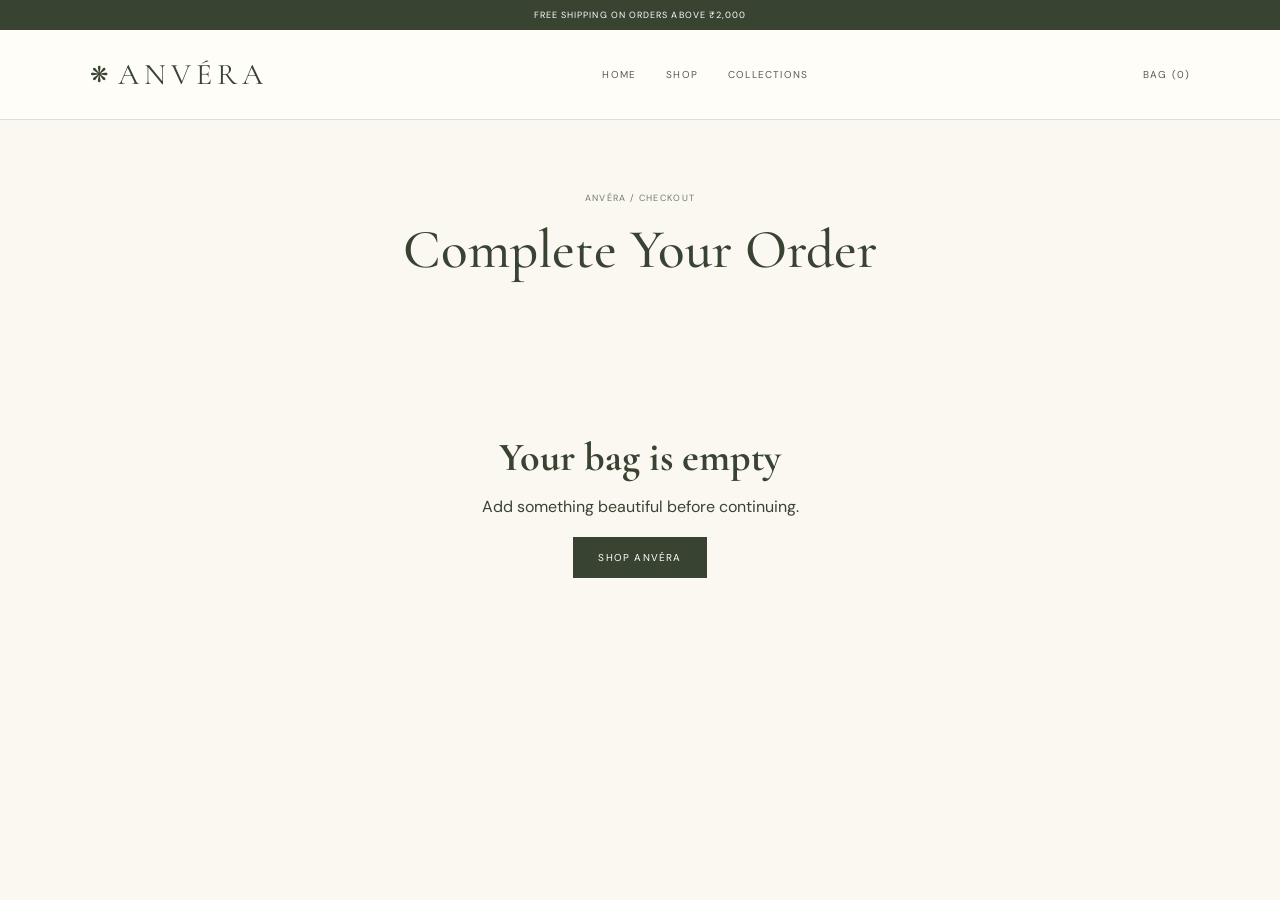
<file: frontend/checkout.html>
<!DOCTYPE html>
<html lang="en">

<head>

    <meta charset="UTF-8">

    <meta
        name="viewport"
        content="width=device-width, initial-scale=1.0"
    >

    <title>Checkout | ANVÉRA</title>

    <link
        href="https://fonts.googleapis.com/css2?family=Cormorant+Garamond:wght@400;500;600&family=DM+Sans:wght@400;500;600&display=swap"
        rel="stylesheet"
    >

    <style>

        * {
            box-sizing: border-box;
            margin: 0;
            padding: 0;
        }

        body {
            background: #fbf8f1;
            color: #394332;
            font-family: "DM Sans", sans-serif;
        }

        .announcement {
            background: #394332;
            color: white;
            text-align: center;
            padding: 9px;
            font-size: 9px;
            letter-spacing: .12em;
        }

        .navbar {
            min-height: 90px;
            display: flex;
            align-items: center;
            justify-content: space-between;
            padding: 18px 7%;
            background: #fffdf8;
            border-bottom: 1px solid #e1ddd3;
        }

        .brand {
            text-decoration: none;
            color: #394332;
            display: flex;
            align-items: center;
            gap: 10px;
        }

        .brand-symbol {
            font-size: 22px;
        }

        .brand-name {
            font-family: "Cormorant Garamond", serif;
            font-size: 30px;
            letter-spacing: 5px;
        }

        .navigation {
            display: flex;
            gap: 30px;
        }

        .navigation a,
        .bag-link {
            text-decoration: none;
            color: #555d50;
            font-size: 10px;
            letter-spacing: .12em;
        }

        .checkout-page {
            padding: 65px 7% 100px;
        }

        .heading {
            text-align: center;
            margin-bottom: 50px;
        }

        .heading small {
            font-size: 9px;
            letter-spacing: .15em;
            color: #737a6c;
        }

        .heading h1 {
            margin-top: 10px;
            font-family: "Cormorant Garamond", serif;
            font-size: 55px;
            font-weight: 500;
        }

        .checkout-layout {
            max-width: 1150px;
            margin: auto;
            display: grid;
            grid-template-columns: 1.2fr .8fr;
            gap: 55px;
        }

        .form-section {
            margin-bottom: 38px;
        }

        .section-title {
            font-family: "Cormorant Garamond", serif;
            font-size: 28px;
            margin-bottom: 20px;
        }

        .form-grid {
            display: grid;
            grid-template-columns: 1fr 1fr;
            gap: 18px;
        }

        .full {
            grid-column: 1 / -1;
        }

        label {
            display: block;
            margin-bottom: 7px;
            font-size: 9px;
            letter-spacing: .12em;
            text-transform: uppercase;
            color: #60675b;
        }

        input,
        textarea {
            width: 100%;
            border: 1px solid #d2ccc0;
            background: #fffdf8;
            padding: 13px;
            font-family: "DM Sans", sans-serif;
            font-size: 13px;
            outline: none;
            color: #394332;
        }

        input:focus,
        textarea:focus {
            border-color: #707966;
        }

        textarea {
            min-height: 90px;
            resize: vertical;
        }

        .summary {
            background: #f1ede4;
            padding: 30px;
            height: fit-content;
            position: sticky;
            top: 20px;
        }

        .summary h2 {
            font-family: "Cormorant Garamond", serif;
            font-size: 30px;
            margin-bottom: 20px;
        }

        .summary-item {
            display: grid;
            grid-template-columns: 65px 1fr auto;
            gap: 12px;
            align-items: center;
            padding: 13px 0;
            border-bottom: 1px solid #d8d1c5;
        }

        .summary-item img {
            width: 65px;
            height: 78px;
            object-fit: cover;
        }

        .item-name {
            font-family: "Cormorant Garamond", serif;
            font-size: 17px;
        }

        .item-meta {
            margin-top: 4px;
            font-size: 9px;
            color: #7a8075;
        }

        .item-price {
            font-size: 11px;
            white-space: nowrap;
        }

        .summary-row {
            display: flex;
            justify-content: space-between;
            padding: 10px 0;
            font-size: 11px;
            color: #686e63;
        }

        .total {
            border-top: 1px solid #ccc5b8;
            margin-top: 10px;
            padding-top: 18px;
            font-size: 14px;
            color: #394332;
        }

        .place-order {
            width: 100%;
            border: none;
            background: #394332;
            color: white;
            padding: 17px;
            margin-top: 22px;
            cursor: pointer;
            font-size: 10px;
            letter-spacing: .15em;
        }

        .place-order:hover {
            background: #293123;
        }

        .place-order:disabled {
            opacity: .5;
            cursor: not-allowed;
        }

        .empty {
            max-width: 700px;
            margin: auto;
            text-align: center;
            padding: 100px 20px;
        }

        .empty h2 {
            font-family: "Cormorant Garamond", serif;
            font-size: 40px;
            margin-bottom: 15px;
        }

        .shop-button {
            display: inline-block;
            margin-top: 20px;
            padding: 14px 25px;
            background: #394332;
            color: white;
            text-decoration: none;
            font-size: 10px;
            letter-spacing: .12em;
        }

        .message {
            position: fixed;
            right: 25px;
            bottom: 25px;
            padding: 15px 20px;
            background: #76544b;
            color: white;
            font-size: 12px;
            z-index: 9999;
        }

        @media (max-width: 850px) {

            .checkout-layout {
                grid-template-columns: 1fr;
            }

            .summary {
                position: static;
            }

            .navigation {
                display: none;
            }

        }

        @media (max-width: 550px) {

            .form-grid {
                grid-template-columns: 1fr;
            }

            .full {
                grid-column: auto;
            }

            .heading h1 {
                font-size: 45px;
            }

            .checkout-page {
                padding: 45px 5% 70px;
            }

        }

    </style>

</head>


<body>

    <div class="announcement">
        FREE SHIPPING ON ORDERS ABOVE ₹2,000
    </div>


    <header class="navbar">

        <a href="index.html" class="brand">

            <span class="brand-symbol">❋</span>

            <span class="brand-name">
                ANVÉRA
            </span>

        </a>


        <nav class="navigation">

            <a href="index.html">
                HOME
            </a>

            <a href="shop.html">
                SHOP
            </a>

            <a href="index.html#collections">
                COLLECTIONS
            </a>

        </nav>


        <a href="cart.html" class="bag-link">
            BAG
            (<span id="bagCount">0</span>)
        </a>

    </header>


    <main class="checkout-page">

        <div class="heading">

            <small>
                ANVÉRA / CHECKOUT
            </small>

            <h1>
                Complete Your Order
            </h1>

        </div>


        <div id="checkoutContent"></div>

    </main>


<script>

const API =
    "https://futurefs03-production-a9fd.up.railway.app/api";


let cart =
    JSON.parse(
        localStorage.getItem("anveraCart")
    ) || [];


function updateBagCount() {

    const count =
        cart.reduce(
            (total, item) =>
                total +
                Number(item.quantity || 1),
            0
        );

    document.getElementById("bagCount")
        .textContent = count;
}


function getImage(item) {

    if (
    typeof item.imageUrl === "string" &&
    item.imageUrl.trim() !== ""
) {
        return item.imageUrl;
    }

    const category =
        String(item.category || "")
            .toLowerCase();

    if (category.includes("saree")) {
        return "images/saree.jpg";
    }

    if (category.includes("co-ord")) {
        return "images/coord.jpg";
    }

    if (category.includes("festive")) {
        return "images/festive.jpg";
    }

    return "images/kurta.jpg";
}


function escapeHTML(value) {

    return String(value ?? "")
        .replace(/&/g, "&amp;")
        .replace(/</g, "&lt;")
        .replace(/>/g, "&gt;")
        .replace(/"/g, "&quot;")
        .replace(/'/g, "&#039;");
}


function calculateTotals() {

    const subtotal =
        cart.reduce(
            (sum, item) =>
                sum +
                Number(item.price) *
                Number(item.quantity || 1),
            0
        );

    const shipping =
        subtotal >= 2000
            ? 0
            : 99;

    return {
        subtotal: subtotal,
        shipping: shipping,
        total: subtotal + shipping
    };
}


function renderCheckout() {

    updateBagCount();

    const container =
        document.getElementById(
            "checkoutContent"
        );


    if (!cart.length) {

        container.innerHTML = `

            <div class="empty">

                <h2>
                    Your bag is empty
                </h2>

                <p>
                    Add something beautiful before continuing.
                </p>

                <a
                    href="shop.html"
                    class="shop-button"
                >
                    SHOP ANVÉRA
                </a>

            </div>

        `;

        return;
    }


    const totals =
        calculateTotals();


    container.innerHTML = `

        <div class="checkout-layout">


            <form id="checkoutForm">


                <section class="form-section">

                    <h2 class="section-title">
                        Contact Information
                    </h2>


                    <div class="form-grid">


                        <div class="full">

                            <label>
                                Full Name *
                            </label>

                            <input
                                type="text"
                                id="customerName"
                                required
                                placeholder="Your full name"
                            >

                        </div>


                        <div>

                            <label>
                                Email
                            </label>

                            <input
                                type="email"
                                id="customerEmail"
                                placeholder="you@example.com"
                            >

                        </div>


                        <div>

                            <label>
                                Phone *
                            </label>

                            <input
                                type="tel"
                                id="customerPhone"
                                required
                                maxlength="10"
                                pattern="[0-9]{10}"
                                placeholder="10-digit mobile number"
                            >

                        </div>

                    </div>

                </section>


                <section class="form-section">

                    <h2 class="section-title">
                        Delivery Address
                    </h2>


                    <div class="form-grid">


                        <div class="full">

                            <label>
                                Address *
                            </label>

                            <textarea
                                id="customerAddress"
                                required
                                placeholder="House / Flat / Street / Area"
                            ></textarea>

                        </div>


                        <div>

                            <label>
                                City *
                            </label>

                            <input
                                type="text"
                                id="customerCity"
                                required
                                placeholder="City"
                            >

                        </div>


                        <div>

                            <label>
                                Pincode *
                            </label>

                            <input
                                type="text"
                                id="customerPincode"
                                required
                                maxlength="6"
                                pattern="[0-9]{6}"
                                placeholder="6-digit pincode"
                            >

                        </div>

                    </div>

                </section>


            </form>


            <aside class="summary">

                <h2>
                    Your Order
                </h2>


                ${cart.map(item => `

                    <div class="summary-item">

                        <img
                            src="${getImage(item)}"
                            alt="${escapeHTML(item.name)}"
                        >


                        <div>

                            <div class="item-name">
                                ${escapeHTML(item.name)}
                            </div>

                            <div class="item-meta">

                                Qty:
                                ${Number(item.quantity || 1)}

                                ${
                                    item.size
                                    ? ` · Size ${escapeHTML(item.size)}`
                                    : ""
                                }

                            </div>

                        </div>


                        <div class="item-price">

                            ₹${(
                                Number(item.price) *
                                Number(item.quantity || 1)
                            ).toLocaleString("en-IN")}

                        </div>

                    </div>

                `).join("")}


                <div class="summary-row">

                    <span>
                        Subtotal
                    </span>

                    <span>
                        ₹${totals.subtotal.toLocaleString("en-IN")}
                    </span>

                </div>


                <div class="summary-row">

                    <span>
                        Shipping
                    </span>

                    <span>

                        ${
                            totals.shipping === 0
                            ? "FREE"
                            : "₹99"
                        }

                    </span>

                </div>


                <div class="summary-row total">

                    <strong>
                        TOTAL
                    </strong>

                    <strong>
                        ₹${totals.total.toLocaleString("en-IN")}
                    </strong>

                </div>


                <button
                    type="submit"
                    form="checkoutForm"
                    class="place-order"
                    id="placeOrderButton"
                >
                    PLACE ORDER
                </button>

            </aside>


        </div>

    `;


    document
        .getElementById("checkoutForm")
        .addEventListener(
            "submit",
            placeOrder
        );

}


async function placeOrder(event) {

    event.preventDefault();


    const button =
        document.getElementById(
            "placeOrderButton"
        );


    const name =
        document.getElementById(
            "customerName"
        ).value.trim();


    const email =
        document.getElementById(
            "customerEmail"
        ).value.trim();


    const phone =
        document.getElementById(
            "customerPhone"
        ).value.trim();


    const address =
        document.getElementById(
            "customerAddress"
        ).value.trim();


    const city =
        document.getElementById(
            "customerCity"
        ).value.trim();


    const pincode =
        document.getElementById(
            "customerPincode"
        ).value.trim();


    if (!/^[0-9]{10}$/.test(phone)) {

        showMessage(
            "Please enter a valid 10-digit phone number."
        );

        return;
    }


    if (!/^[0-9]{6}$/.test(pincode)) {

        showMessage(
            "Please enter a valid 6-digit pincode."
        );

        return;
    }


    button.disabled = true;

    button.textContent =
        "PLACING ORDER...";


    try {

        /*
         * 1. CREATE CUSTOMER
         */

        const customerResponse =
            await fetch(
                `${API}/customers`,
                {
                    method: "POST",

                    headers: {
                        "Content-Type":
                            "application/json"
                    },

                    body: JSON.stringify({

                        name: name,
                        email: email,
                        phone: phone,
                        address: address,
                        city: city,
                        pincode: pincode

                    })
                }
            );


        if (!customerResponse.ok) {

            throw new Error(
                "Unable to save customer details."
            );

        }


        const customer =
            await customerResponse.json();


        /*
         * 2. CALCULATE TOTAL
         */

        const totals =
            calculateTotals();


        /*
         * 3. CREATE ORDER
         */

        const orderResponse =
            await fetch(
                `${API}/orders`,
                {
                    method: "POST",

                    headers: {
                        "Content-Type":
                            "application/json"
                    },

                    body: JSON.stringify({

                        customerId:
                            customer.id,

                        totalAmount:
                            totals.total,

                        status:
                            "Pending"

                    })
                }
            );


        if (!orderResponse.ok) {

            throw new Error(
                "Unable to create order."
            );

        }


        const order =
            await orderResponse.json();


        /*
         * 4. CREATE ORDER ITEMS
         *
         * Backend now checks stock
         * and reduces stock automatically.
         */

        for (const item of cart) {

            const itemResponse =
                await fetch(
                    `${API}/orders/${order.id}/items`,
                    {
                        method: "POST",

                        headers: {
                            "Content-Type":
                                "application/json"
                        },

                        body: JSON.stringify({

                            productId:
                                Number(item.id),

                            quantity:
                                Number(
                                    item.quantity || 1
                                ),

                            price:
                                Number(item.price)

                        })
                    }
                );


            if (!itemResponse.ok) {

                let errorMessage =
                    "Unable to add product to order.";

                try {

                    const errorData =
                        await itemResponse.json();

                    if (errorData.message) {
                        errorMessage =
                            errorData.message;
                    }

                } catch (e) {
                    // Keep default error message
                }

                throw new Error(errorMessage);
            }

        }


        /*
         * 5. SAVE LOCAL ORDER
         */

        const previousOrders =
            JSON.parse(
                localStorage.getItem(
                    "anveraOrders"
                )
            ) || [];


        previousOrders.push({

            id: order.id,

            customerId:
                customer.id,

            totalAmount:
                totals.total,

            status:
                order.status || "Pending",

            orderDate:
                new Date().toISOString(),

            items:
                cart.map(item => ({

                    productId:
                        item.id,

                    name:
                        item.name,

                    price:
                        item.price,

                    quantity:
                        item.quantity,

                    size:
                        item.size || ""

                }))

        });


        localStorage.setItem(
            "anveraOrders",
            JSON.stringify(
                previousOrders
            )
        );


        /*
         * 6. CLEAR CART
         */

        localStorage.removeItem(
            "anveraCart"
        );

        cart = [];


        /*
         * 7. SUCCESS
         */

        window.location.href =
            `order-success.html?id=${order.id}`;

    } catch (error) {

        console.error(
            "Checkout error:",
            error
        );


        showMessage(
            error.message ||
            "Something went wrong while placing your order."
        );


        button.disabled = false;

        button.textContent =
            "PLACE ORDER";

    }

}


function showMessage(message) {

    const old =
        document.querySelector(
            ".message"
        );

    if (old) {
        old.remove();
    }


    const box =
        document.createElement("div");

    box.className = "message";

    box.textContent = message;

    document.body.appendChild(box);


    setTimeout(
        () => box.remove(),
        5000
    );

}


renderCheckout();

</script>

</body>

</html>
</file>
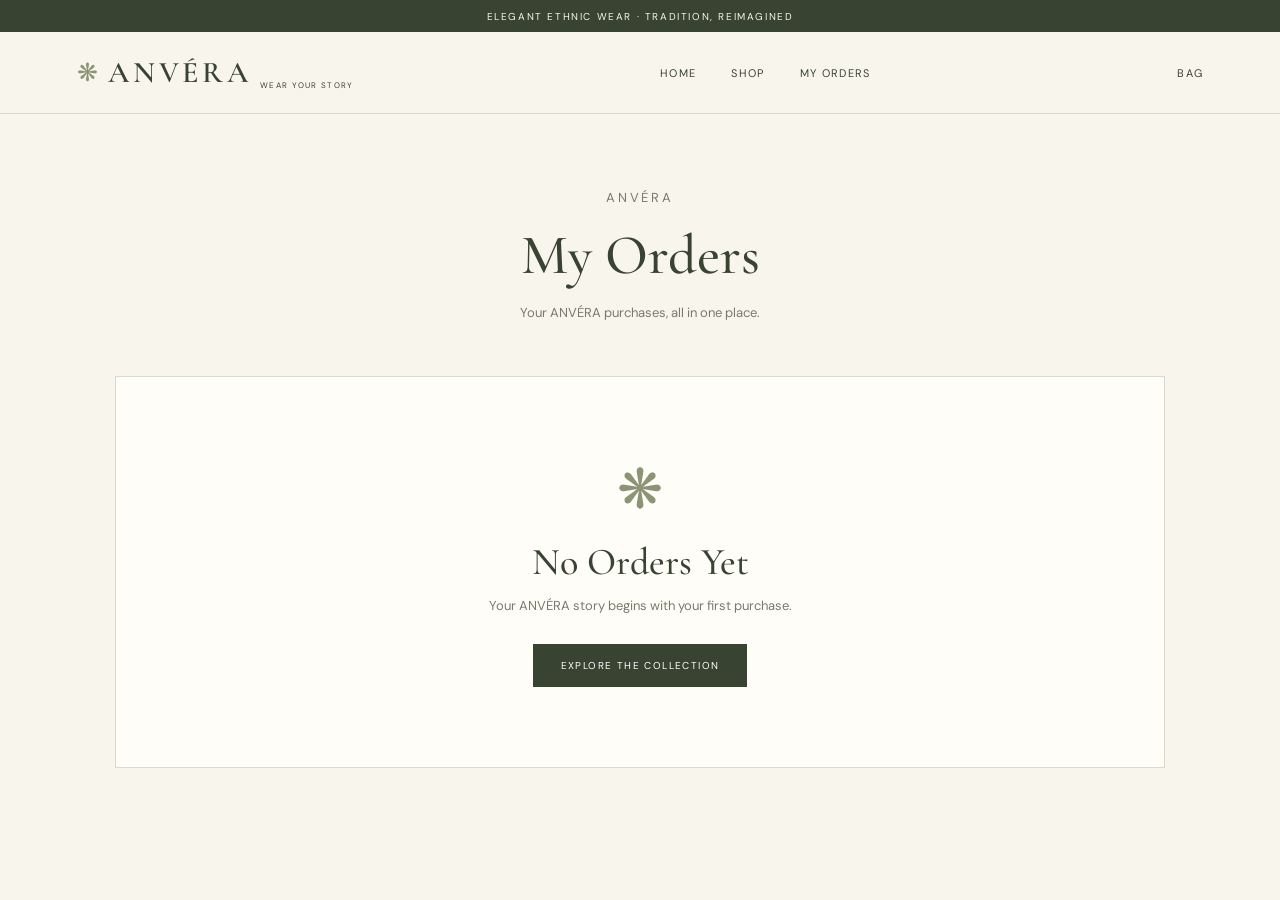
<file: frontend/my-orders.html>
<!DOCTYPE html>
<html lang="en">

<head>
    <meta charset="UTF-8">
    <meta name="viewport" content="width=device-width, initial-scale=1.0">

    <title>My Orders | ANVÉRA</title>

    <link rel="preconnect" href="https://fonts.googleapis.com">
    <link rel="preconnect" href="https://fonts.gstatic.com" crossorigin>

    <link
        href="https://fonts.googleapis.com/css2?family=Cormorant+Garamond:wght@400;500;600&family=DM+Sans:wght@400;500;600&display=swap"
        rel="stylesheet"
    >

    <style>

        * {
            margin: 0;
            padding: 0;
            box-sizing: border-box;
        }

        body {
            font-family: "DM Sans", sans-serif;
            background: #f8f5ed;
            color: #394332;
        }

        /* =========================
           ANNOUNCEMENT
        ========================= */

        .announcement {
            height: 32px;
            background: #394332;
            color: #f8f5ed;
            display: flex;
            align-items: center;
            justify-content: center;

            font-size: 10px;
            letter-spacing: 0.16em;
        }


        /* =========================
           NAVBAR
        ========================= */

        .navbar {
            height: 82px;
            padding: 0 6%;

            display: flex;
            align-items: center;
            justify-content: space-between;

            background: #f8f5ed;
            border-bottom: 1px solid #ded8ca;
        }


        .brand {
            display: flex;
            align-items: center;

            text-decoration: none;
            color: #394332;
        }


        .brand-symbol {
            color: #8c9475;
            font-size: 25px;
            margin-right: 10px;
        }


        .brand-name {
            font-family: "Cormorant Garamond", serif;
            font-size: 30px;
            font-weight: 600;
            letter-spacing: 0.13em;
        }


        .brand small {
            font-size: 8px;
            letter-spacing: 0.16em;

            margin-left: 8px;
            margin-top: 25px;
        }


        .nav-links {
            display: flex;
            gap: 35px;
        }


        .nav-links a {
            color: #394332;
            text-decoration: none;

            font-size: 11px;
            letter-spacing: 0.12em;
        }


        .nav-links a:hover {
            color: #8c9475;
        }


        .bag-link {
            color: #394332;
            text-decoration: none;

            font-size: 11px;
            letter-spacing: 0.12em;
        }


        /* =========================
           PAGE HEADER
        ========================= */

        .page-header {
            text-align: center;

            padding: 75px 20px 55px;
        }


        .eyebrow {
            font-size: 10px;
            letter-spacing: 0.22em;
            color: #8c9475;

            margin-bottom: 15px;
        }


        .page-header h1 {
            font-family: "Cormorant Garamond", serif;

            font-size: 56px;
            font-weight: 500;

            color: #394332;
            margin-bottom: 15px;
        }


        .page-header p {
            color: #777b6c;
            font-size: 13px;
        }


        /* =========================
           ORDERS CONTAINER
        ========================= */

        .orders-container {
            width: 90%;
            max-width: 1050px;

            margin: 0 auto 90px;
        }


        /* =========================
           ORDER CARD
        ========================= */

        .order-card {
            background: #fffdf8;

            border: 1px solid #ded8ca;

            margin-bottom: 25px;

            box-shadow:
                0 10px 35px rgba(57, 67, 50, 0.05);
        }


        .order-top {
            padding: 22px 28px;

            display: flex;
            align-items: center;
            justify-content: space-between;

            background: #f1eee4;

            border-bottom: 1px solid #ded8ca;
        }


        .order-number-label {
            font-size: 9px;
            letter-spacing: 0.15em;

            color: #777b6c;

            margin-bottom: 5px;
        }


        .order-number {
            font-family: "Cormorant Garamond", serif;

            font-size: 24px;

            color: #394332;
        }


        .order-date {
            font-size: 11px;
            color: #777b6c;
        }


        /* =========================
           STATUS
        ========================= */

        .status {
            padding: 8px 15px;

            border: 1px solid #9ba38b;

            font-size: 9px;
            letter-spacing: 0.12em;

            color: #59624d;

            background: #f8f5ed;
        }


        .status.pending {
            border-color: #b6a77b;
            color: #826f3e;
        }


        .status.confirmed {
            border-color: #9ba38b;
            color: #59624d;
        }


        .status.processing {
            border-color: #8c9b82;
            color: #53634b;
        }


        .status.shipped {
            border-color: #82958b;
            color: #4d6659;
        }


        .status.delivered {
            border-color: #71816a;
            color: #43553d;
        }


        /* =========================
           ORDER BODY
        ========================= */

        .order-body {
            padding: 28px;
        }


        .items-title {
            font-size: 10px;
            letter-spacing: 0.15em;

            color: #777b6c;

            margin-bottom: 18px;
        }


        .order-item {
            display: flex;
            align-items: center;

            gap: 18px;

            padding: 15px 0;

            border-bottom: 1px solid #ebe7dd;
        }


        .order-item:last-child {
            border-bottom: none;
        }


        .item-image {
            width: 72px;
            height: 88px;

            object-fit: cover;

            background: #eeeadf;
        }


        .item-details {
            flex: 1;
        }


        .item-name {
            font-family: "Cormorant Garamond", serif;

            font-size: 21px;

            color: #394332;

            margin-bottom: 5px;
        }


        .item-meta {
            font-size: 11px;
            color: #858879;

            line-height: 1.7;
        }


        .item-price {
            font-size: 13px;
            color: #555b4d;

            white-space: nowrap;
        }


        /* =========================
           ORDER BOTTOM
        ========================= */

        .order-bottom {
            padding: 20px 28px;

            display: flex;
            align-items: center;
            justify-content: space-between;

            border-top: 1px solid #ded8ca;
        }


        .total-label {
            font-size: 10px;
            letter-spacing: 0.12em;

            color: #777b6c;
        }


        .total-price {
            font-family: "Cormorant Garamond", serif;

            font-size: 27px;

            color: #394332;
        }


        .view-order {
            text-decoration: none;

            padding: 12px 22px;

            border: 1px solid #394332;

            color: #394332;

            font-size: 9px;
            letter-spacing: 0.13em;

            transition: 0.3s ease;
        }


        .view-order:hover {
            background: #394332;
            color: white;
        }


        /* =========================
           EMPTY STATE
        ========================= */

        .empty-orders {
            background: #fffdf8;

            border: 1px solid #ded8ca;

            padding: 80px 30px;

            text-align: center;
        }


        .empty-symbol {
            font-family: "Cormorant Garamond", serif;

            font-size: 55px;

            color: #8c9475;

            margin-bottom: 15px;
        }


        .empty-orders h2 {
            font-family: "Cormorant Garamond", serif;

            font-size: 38px;

            font-weight: 500;

            margin-bottom: 12px;
        }


        .empty-orders p {
            color: #777b6c;

            font-size: 13px;

            margin-bottom: 30px;
        }


        .shop-button {
            display: inline-block;

            padding: 15px 28px;

            background: #394332;

            color: white;

            text-decoration: none;

            font-size: 10px;

            letter-spacing: 0.14em;
        }


        .shop-button:hover {
            background: #525e49;
        }


        /* =========================
           LOADING
        ========================= */

        .loading {
            text-align: center;

            padding: 80px;

            color: #777b6c;

            font-size: 13px;
        }


        /* =========================
           RESPONSIVE
        ========================= */

        @media (max-width: 700px) {

            .navbar {
                padding: 0 20px;
            }


            .nav-links {
                display: none;
            }


            .brand small {
                display: none;
            }


            .page-header {
                padding: 55px 20px 40px;
            }


            .page-header h1 {
                font-size: 43px;
            }


            .orders-container {
                width: 94%;
            }


            .order-top {
                align-items: flex-start;

                flex-direction: column;

                gap: 15px;
            }


            .order-body {
                padding: 20px;
            }


            .order-bottom {
                padding: 20px;

                flex-direction: column;

                align-items: flex-start;

                gap: 18px;
            }


            .view-order {
                width: 100%;
                text-align: center;
            }


            .item-image {
                width: 60px;
                height: 75px;
            }


            .item-name {
                font-size: 18px;
            }

        }

    </style>

</head>


<body>


    <!-- =========================
         ANNOUNCEMENT
    ========================== -->

    <div class="announcement">
        ELEGANT ETHNIC WEAR · TRADITION, REIMAGINED
    </div>


    <!-- =========================
         NAVBAR
    ========================== -->

    <header class="navbar">

        <a href="index.html" class="brand">

            <span class="brand-symbol">
                ❋
            </span>

            <span class="brand-name">
                ANVÉRA
            </span>

            <small>
                WEAR YOUR STORY
            </small>

        </a>


        <nav class="nav-links">

            <a href="index.html">
                HOME
            </a>

            <a href="shop.html">
                SHOP
            </a>

            <a href="my-orders.html">
                MY ORDERS
            </a>

        </nav>


        <a href="cart.html" class="bag-link">
            BAG
        </a>

    </header>


    <!-- =========================
         PAGE HEADER
    ========================== -->

    <section class="page-header">

        <p class="eyebrow">
            ANVÉRA
        </p>

        <h1>
            My Orders
        </h1>

        <p>
            Your ANVÉRA purchases, all in one place.
        </p>

    </section>


    <!-- =========================
         ORDERS
    ========================== -->

    <main class="orders-container" id="ordersContainer">

        <div class="loading">
            Loading your orders...
        </div>

    </main>


    <script>

        const API_URL = "https://futurefs03-production-a9fd.up.railway.app/api";


        /*
         * Get orders saved after checkout.
         * This is also useful for identifying
         * the customer's order history.
         */

        function getSavedOrders() {

            return JSON.parse(
                localStorage.getItem("anveraOrders")
            ) || [];

        }


        /*
         * Save an order locally.
         */

        function saveOrder(order) {

            const orders =
                getSavedOrders();

            const existingIndex =
                orders.findIndex(
                    item =>
                        String(item.id) ===
                        String(order.id)
                );


            if (existingIndex >= 0) {

                orders[existingIndex] = {
                    ...orders[existingIndex],
                    ...order
                };

            } else {

                orders.unshift(order);

            }


            localStorage.setItem(
                "anveraOrders",
                JSON.stringify(orders)
            );

        }


        /*
         * Product image fallback.
         */

        function getProductImage(product) {

            if (
                product &&
                product.imageUrl &&
                product.imageUrl.trim() !== ""
            ) {

                return product.imageUrl;

            }


            const category =
                String(
                    product?.category || ""
                ).toLowerCase();


            if (category.includes("saree")) {

                return "images/saree.jpg";

            }


            if (category.includes("co-ord")) {

                return "images/coord.jpg";

            }


            if (category.includes("festive")) {

                return "images/festive.jpg";

            }


            return "images/kurta.jpg";

        }


        /*
         * Format order date.
         */

        function formatDate(dateValue) {

            if (!dateValue) {

                return "Date unavailable";

            }


            const date =
                new Date(dateValue);


            if (Number.isNaN(date.getTime())) {

                return "Date unavailable";

            }


            return date.toLocaleDateString(
                "en-IN",
                {
                    day: "2-digit",
                    month: "short",
                    year: "numeric"
                }
            );

        }


        /*
         * Escape HTML.
         */

        function escapeHTML(value) {

            return String(value ?? "")
                .replace(/&/g, "&amp;")
                .replace(/</g, "&lt;")
                .replace(/>/g, "&gt;")
                .replace(/"/g, "&quot;")
                .replace(/'/g, "&#039;");

        }


        /*
         * Create one order card.
         */

        function createOrderCard(
            order,
            items,
            products
        ) {

            const orderNumber =
                `ANV-${String(order.id).padStart(5, "0")}`;


            const status =
                order.status || "Pending";


            const statusClass =
                status
                    .toLowerCase()
                    .replace(/\s+/g, "-");


            let itemsHTML = "";


            if (!items || items.length === 0) {

                itemsHTML = `
                    <p class="item-meta">
                        Order items are available in order details.
                    </p>
                `;

            } else {

                items.forEach(item => {

                    const product =
                        products.find(
                            product =>
                                Number(product.id) ===
                                Number(item.productId)
                        );


                    const name =
                        product
                            ? product.name
                            : `Product #${item.productId}`;


                    const image =
                        getProductImage(product);


                    const total =
                        Number(item.price) *
                        Number(item.quantity);


                    itemsHTML += `

                        <div class="order-item">

                            <img
                                class="item-image"
                                src="${image}"
                                alt="${escapeHTML(name)}"
                                onerror="this.src='images/kurta.jpg'"
                            >

                            <div class="item-details">

                                <div class="item-name">
                                    ${escapeHTML(name)}
                                </div>

                                <div class="item-meta">

                                    Quantity:
                                    ${item.quantity}

                                    <br>

                                    ₹${Number(item.price).toLocaleString("en-IN")}
                                    each

                                </div>

                            </div>

                            <div class="item-price">

                                ₹${total.toLocaleString("en-IN")}

                            </div>

                        </div>

                    `;

                });

            }


            return `

                <article class="order-card">


                    <div class="order-top">


                        <div>

                            <div class="order-number-label">
                                ORDER NUMBER
                            </div>

                            <div class="order-number">
                                ${orderNumber}
                            </div>

                            <div class="order-date">
                                ${formatDate(order.orderDate)}
                            </div>

                        </div>


                        <div class="status ${statusClass}">
                            ${escapeHTML(status).toUpperCase()}
                        </div>


                    </div>


                    <div class="order-body">


                        <div class="items-title">
                            ORDER ITEMS
                        </div>


                        ${itemsHTML}


                    </div>


                    <div class="order-bottom">


                        <div>

                            <div class="total-label">
                                ORDER TOTAL
                            </div>

                            <div class="total-price">
                                ₹${Number(order.totalAmount).toLocaleString("en-IN")}
                            </div>

                        </div>


                        <a
                            href="order-success.html?id=${order.id}"
                            class="view-order"
                        >
                            VIEW ORDER
                        </a>


                    </div>


                </article>

            `;

        }


        /*
         * Empty order screen.
         */

        function showEmptyOrders() {

            const container =
                document.getElementById(
                    "ordersContainer"
                );


            container.innerHTML = `

                <section class="empty-orders">

                    <div class="empty-symbol">
                        ❋
                    </div>

                    <h2>
                        No Orders Yet
                    </h2>

                    <p>
                        Your ANVÉRA story begins with your
                        first purchase.
                    </p>

                    <a
                        href="shop.html"
                        class="shop-button"
                    >
                        EXPLORE THE COLLECTION
                    </a>

                </section>

            `;

        }


        /*
         * Load orders.
         */

        async function loadOrders() {

            const container =
                document.getElementById(
                    "ordersContainer"
                );


            const savedOrders =
                getSavedOrders();


            try {

                /*
                 * Get all orders from backend.
                 */

                const ordersResponse =
                    await fetch(
                        `${API_URL}/orders`
                    );


                if (!ordersResponse.ok) {

                    throw new Error(
                        "Orders API unavailable"
                    );

                }


                const orders =
                    await ordersResponse.json();


                /*
                 * Get products.
                 */

                const productsResponse =
                    await fetch(
                        `${API_URL}/products`
                    );


                if (!productsResponse.ok) {

                    throw new Error(
                        "Products API unavailable"
                    );

                }


                const products =
                    await productsResponse.json();


                /*
                 * If backend contains no orders,
                 * use locally saved orders.
                 */

                const allOrders =
                    orders.length > 0
                        ? orders
                        : savedOrders;


                if (allOrders.length === 0) {

                    showEmptyOrders();

                    return;

                }


                /*
                 * Newest orders first.
                 */

                allOrders.sort(
                    (a, b) =>
                        Number(b.id) -
                        Number(a.id)
                );


                let html = "";


                /*
                 * Load order items.
                 */

                for (
                    const order
                    of allOrders
                ) {

                    let items = [];


                    try {

                        const itemsResponse =
                            await fetch(
                                `${API_URL}/orders/${order.id}/items`
                            );


                        if (itemsResponse.ok) {

                            items =
                                await itemsResponse.json();

                        }

                    } catch (error) {

                        console.log(
                            "Could not load items for order",
                            order.id
                        );

                    }


                    /*
                     * Keep local copy updated.
                     */

                    saveOrder(order);


                    html += createOrderCard(
                        order,
                        items,
                        products
                    );

                }


                container.innerHTML =
                    html;


            } catch (error) {

                console.error(
                    "Orders loading error:",
                    error
                );


                /*
                 * Backend unavailable:
                 * display saved orders if available.
                 */

                if (savedOrders.length > 0) {

                    let html = "";


                    savedOrders.forEach(
                        order => {

                            html += createOrderCard(
                                order,
                                [],
                                []
                            );

                        }
                    );


                    container.innerHTML =
                        html;

                } else {

                    showEmptyOrders();

                }

            }

        }


        document.addEventListener(
            "DOMContentLoaded",
            loadOrders
        );

    </script>


</body>

</html>
</file>
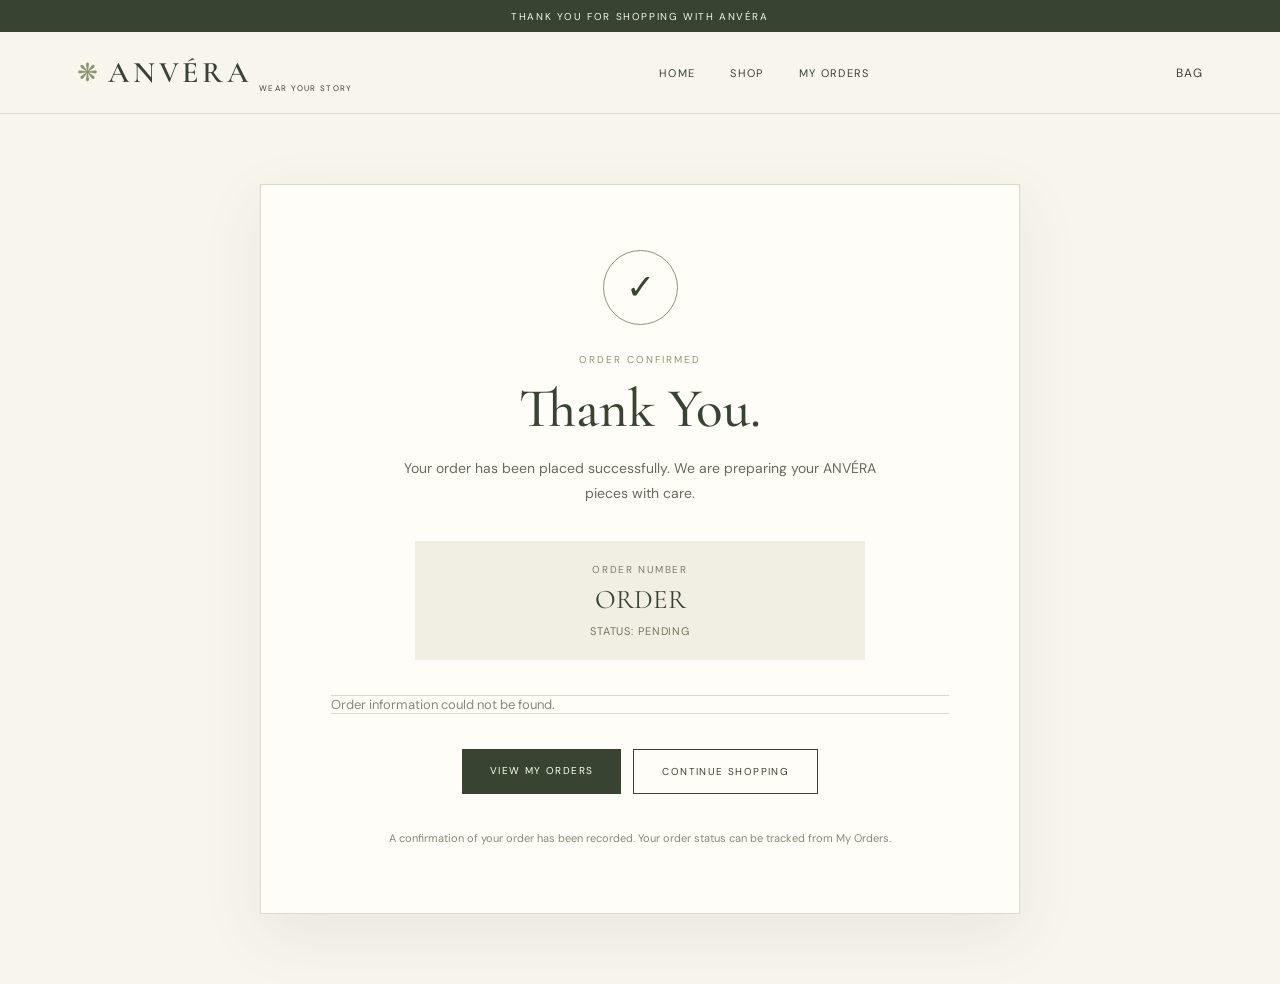
<file: frontend/order-success.html>
<!DOCTYPE html>
<html lang="en">
<head>
    <meta charset="UTF-8">
    <meta name="viewport" content="width=device-width, initial-scale=1.0">

    <title>Order Confirmed | ANVÉRA</title>

    <link rel="preconnect" href="https://fonts.googleapis.com">
    <link rel="preconnect" href="https://fonts.gstatic.com" crossorigin>

    <link
        href="https://fonts.googleapis.com/css2?family=Cormorant+Garamond:wght@400;500;600&family=DM+Sans:wght@400;500;600&display=swap"
        rel="stylesheet"
    >

    <style>
        * {
            margin: 0;
            padding: 0;
            box-sizing: border-box;
        }

        body {
            font-family: "DM Sans", sans-serif;
            background: #f8f5ed;
            color: #394332;
            min-height: 100vh;
        }

        .announcement {
            height: 32px;
            background: #394332;
            color: #f8f5ed;
            display: flex;
            justify-content: center;
            align-items: center;
            font-size: 10px;
            letter-spacing: 0.16em;
        }

        .navbar {
            height: 82px;
            background: #f8f5ed;
            border-bottom: 1px solid #ddd8cc;
            display: flex;
            align-items: center;
            justify-content: space-between;
            padding: 0 6%;
        }

        .brand {
            text-decoration: none;
            color: #394332;
            display: flex;
            align-items: center;
            gap: 10px;
        }

        .brand-symbol {
            font-size: 25px;
            color: #8c9475;
        }

        .brand-name {
            font-family: "Cormorant Garamond", serif;
            font-size: 30px;
            font-weight: 600;
            letter-spacing: 0.13em;
        }

        .brand small {
            font-size: 8px;
            letter-spacing: 0.16em;
            margin-left: -3px;
            margin-top: 30px;
        }

        .nav-links {
            display: flex;
            gap: 35px;
        }

        .nav-links a {
            text-decoration: none;
            color: #394332;
            font-size: 11px;
            letter-spacing: 0.12em;
        }

        .nav-links a:hover {
            color: #8c9475;
        }

        .bag-link {
            text-decoration: none;
            color: #394332;
            font-size: 12px;
            letter-spacing: 0.08em;
        }

        .success-wrapper {
            min-height: calc(100vh - 114px);
            display: flex;
            justify-content: center;
            align-items: center;
            padding: 70px 20px;
        }

        .success-card {
            width: 100%;
            max-width: 760px;
            background: #fffdf8;
            border: 1px solid #ded8ca;
            padding: 65px 70px;
            text-align: center;
            box-shadow: 0 20px 60px rgba(57, 67, 50, 0.08);
        }

        .success-icon {
            width: 75px;
            height: 75px;
            border: 1px solid #8c9475;
            border-radius: 50%;
            margin: 0 auto 28px;
            display: flex;
            justify-content: center;
            align-items: center;
            font-family: "Cormorant Garamond", serif;
            font-size: 35px;
            color: #394332;
        }

        .eyebrow {
            font-size: 10px;
            letter-spacing: 0.2em;
            color: #8c9475;
            margin-bottom: 15px;
        }

        h1 {
            font-family: "Cormorant Garamond", serif;
            font-size: 55px;
            font-weight: 500;
            line-height: 1;
            color: #394332;
            margin-bottom: 20px;
        }

        .message {
            max-width: 500px;
            margin: 0 auto;
            color: #666b5d;
            font-size: 14px;
            line-height: 1.8;
        }

        .order-box {
            margin: 35px auto;
            padding: 22px;
            background: #f1eee4;
            max-width: 450px;
        }

        .order-label {
            font-size: 10px;
            letter-spacing: 0.16em;
            color: #777b6c;
            margin-bottom: 7px;
        }

        .order-number {
            font-family: "Cormorant Garamond", serif;
            font-size: 27px;
            color: #394332;
        }

        .order-status {
            margin-top: 8px;
            font-size: 11px;
            color: #6f785d;
            letter-spacing: 0.08em;
        }

        .order-items {
            text-align: left;
            margin: 35px 0;
            border-top: 1px solid #ded8ca;
            border-bottom: 1px solid #ded8ca;
        }

        .item {
            display: flex;
            justify-content: space-between;
            gap: 20px;
            padding: 15px 0;
            border-bottom: 1px solid #ebe7dd;
            font-size: 13px;
        }

        .item:last-child {
            border-bottom: none;
        }

        .item-name {
            color: #394332;
        }

        .item-price {
            white-space: nowrap;
            color: #555b4d;
        }

        .total-row {
            display: flex;
            justify-content: space-between;
            padding-top: 18px;
            font-weight: 600;
            font-size: 14px;
        }

        .buttons {
            display: flex;
            justify-content: center;
            gap: 12px;
            margin-top: 35px;
        }

        .button {
            display: inline-block;
            padding: 15px 28px;
            text-decoration: none;
            font-size: 10px;
            letter-spacing: 0.14em;
            transition: 0.3s ease;
        }

        .primary-button {
            background: #394332;
            color: #fff;
        }

        .primary-button:hover {
            background: #525e49;
        }

        .secondary-button {
            border: 1px solid #394332;
            color: #394332;
        }

        .secondary-button:hover {
            background: #394332;
            color: #fff;
        }

        .footer-note {
            margin-top: 35px;
            color: #858879;
            font-size: 11px;
            line-height: 1.7;
        }

        .loading {
            color: #858879;
            font-size: 13px;
        }

        @media (max-width: 700px) {
            .navbar {
                padding: 0 20px;
            }

            .nav-links {
                display: none;
            }

            .brand small {
                display: none;
            }

            .success-card {
                padding: 45px 25px;
            }

            h1 {
                font-size: 42px;
            }

            .buttons {
                flex-direction: column;
            }

            .button {
                width: 100%;
            }
        }
    </style>
</head>

<body>

    <div class="announcement">
        THANK YOU FOR SHOPPING WITH ANVÉRA
    </div>

    <header class="navbar">

        <a href="index.html" class="brand">
            <span class="brand-symbol">❋</span>

            <span class="brand-name">ANVÉRA</span>

            <small>WEAR YOUR STORY</small>
        </a>

        <nav class="nav-links">
            <a href="index.html">HOME</a>
            <a href="shop.html">SHOP</a>
            <a href="my-orders.html">MY ORDERS</a>
        </nav>

        <a href="cart.html" class="bag-link">
            BAG
        </a>

    </header>


    <main class="success-wrapper">

        <section class="success-card">

            <div class="success-icon">
                ✓
            </div>

            <p class="eyebrow">
                ORDER CONFIRMED
            </p>

            <h1>
                Thank You.
            </h1>

            <p class="message">
                Your order has been placed successfully.
                We are preparing your ANVÉRA pieces with care.
            </p>


            <div class="order-box">

                <p class="order-label">
                    ORDER NUMBER
                </p>

                <div class="order-number" id="orderNumber">
                    Loading...
                </div>

                <div class="order-status">
                    STATUS: PENDING
                </div>

            </div>


            <div id="orderItems" class="order-items">

                <div class="loading">
                    Loading order details...
                </div>

            </div>


            <div class="buttons">

                <a
                    href="my-orders.html"
                    class="button primary-button"
                >
                    VIEW MY ORDERS
                </a>

                <a
                    href="shop.html"
                    class="button secondary-button"
                >
                    CONTINUE SHOPPING
                </a>

            </div>


            <p class="footer-note">
                A confirmation of your order has been recorded.
                Your order status can be tracked from My Orders.
            </p>

        </section>

    </main>


    <script>

        const API_URL = "https://futurefs03-production-a9fd.up.railway.app/api";

        const params = new URLSearchParams(
            window.location.search
        );

        const orderId = params.get("id");


        function getSavedOrders() {

            return JSON.parse(
                localStorage.getItem("anveraOrders")
            ) || [];

        }


        function displayOrder(order, items, products) {

            const orderNumber =
                document.getElementById("orderNumber");

            const orderItems =
                document.getElementById("orderItems");


            orderNumber.textContent =
                `ANV-${String(order.id).padStart(5, "0")}`;


            if (!items || items.length === 0) {

                orderItems.innerHTML = `
                    <div class="loading">
                        Order details are available in My Orders.
                    </div>
                `;

                return;
            }


            let subtotal = 0;

            let html = "";


            items.forEach(item => {

                const product = products.find(
                    product =>
                        Number(product.id) ===
                        Number(item.productId)
                );


                const productName =
                    product
                        ? product.name
                        : `Product #${item.productId}`;


                const itemTotal =
                    Number(item.price) *
                    Number(item.quantity);


                subtotal += itemTotal;


                html += `
                    <div class="item">

                        <span class="item-name">
                            ${productName}
                            × ${item.quantity}
                        </span>

                        <span class="item-price">
                            ₹${itemTotal.toLocaleString("en-IN")}
                        </span>

                    </div>
                `;

            });


            html += `
                <div class="total-row">

                    <span>
                        TOTAL
                    </span>

                    <span>
                        ₹${Number(order.totalAmount).toLocaleString("en-IN")}
                    </span>

                </div>
            `;


            orderItems.innerHTML = html;

        }


        async function loadOrder() {

            if (!orderId) {

                document.getElementById("orderNumber")
                    .textContent = "ORDER";

                document.getElementById("orderItems")
                    .innerHTML = `
                        <div class="loading">
                            Order information could not be found.
                        </div>
                    `;

                return;

            }


            try {

                const [
                    orderResponse,
                    itemsResponse,
                    productsResponse
                ] = await Promise.all([

                    fetch(
                        `${API_URL}/orders/${orderId}`
                    ),

                    fetch(
                        `${API_URL}/orders/${orderId}/items`
                    ),

                    fetch(
                        `${API_URL}/products`
                    )

                ]);


                if (
                    !orderResponse.ok ||
                    !itemsResponse.ok ||
                    !productsResponse.ok
                ) {
                    throw new Error(
                        "Unable to load order"
                    );
                }


                const order =
                    await orderResponse.json();

                const items =
                    await itemsResponse.json();

                const products =
                    await productsResponse.json();


                displayOrder(
                    order,
                    items,
                    products
                );

            } catch (error) {

                console.error(
                    "Order loading error:",
                    error
                );


                const savedOrders =
                    getSavedOrders();


                const savedOrder =
                    savedOrders.find(
                        order =>
                            String(order.id) ===
                            String(orderId)
                    );


                if (savedOrder) {

                    document.getElementById(
                        "orderNumber"
                    ).textContent =
                        `ANV-${String(savedOrder.id).padStart(5, "0")}`;


                    document.getElementById(
                        "orderItems"
                    ).innerHTML = `
                        <div class="total-row">

                            <span>
                                TOTAL
                            </span>

                            <span>
                                ₹${Number(savedOrder.totalAmount).toLocaleString("en-IN")}
                            </span>

                        </div>
                    `;

                } else {

                    document.getElementById(
                        "orderNumber"
                    ).textContent =
                        `ANV-${String(orderId).padStart(5, "0")}`;

                    document.getElementById(
                        "orderItems"
                    ).innerHTML = `
                        <div class="loading">
                            Your order was placed successfully.
                            Please check My Orders for details.
                        </div>
                    `;

                }

            }

        }


        document.addEventListener(
            "DOMContentLoaded",
            loadOrder
        );

    </script>

</body>
</html>
</file>
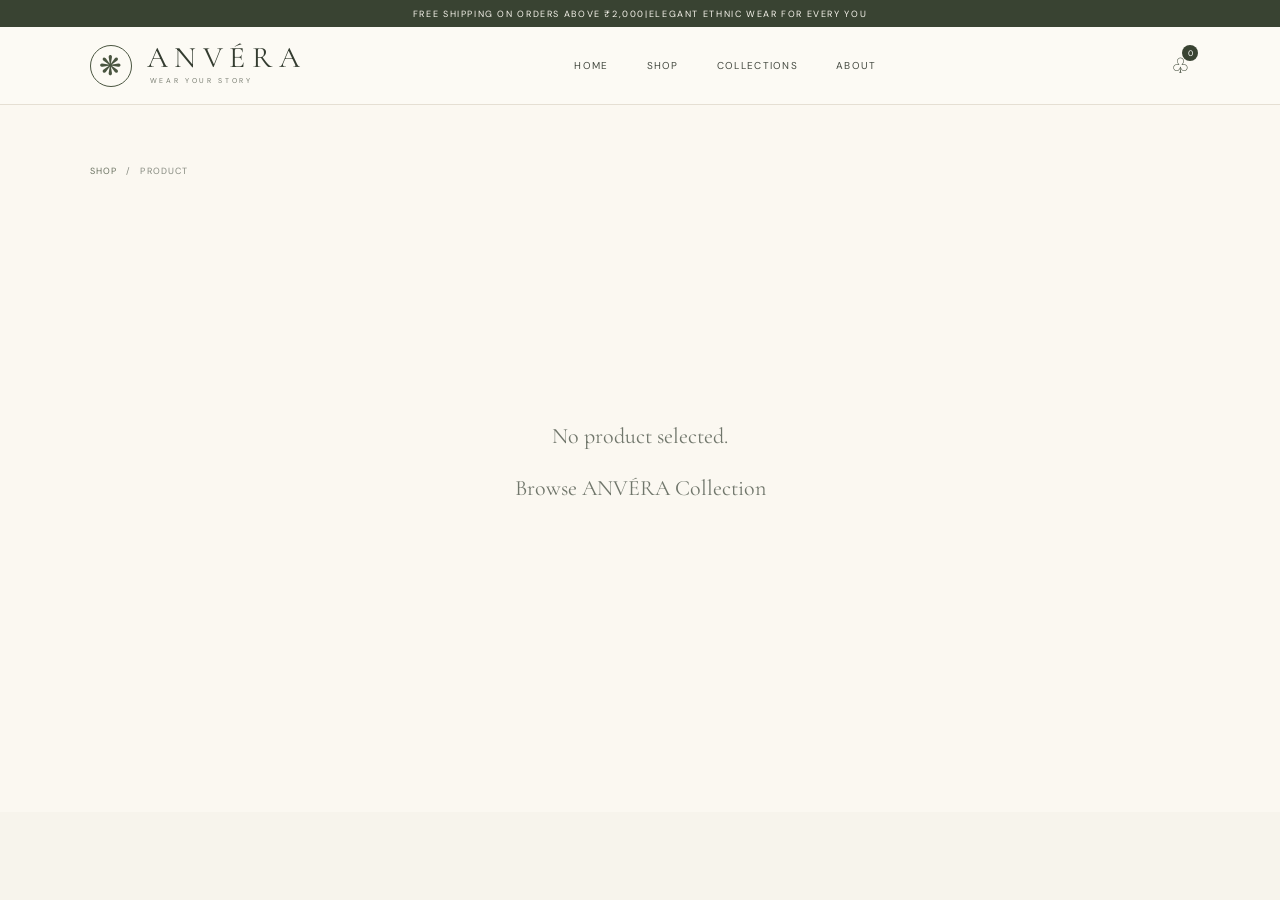
<file: frontend/product.html>
<!DOCTYPE html>
<html lang="en">

<head>

    <meta charset="UTF-8">

    <meta
        name="viewport"
        content="width=device-width, initial-scale=1.0"
    >

    <title>Product | ANVÉRA</title>

    <link rel="preconnect" href="https://fonts.googleapis.com">

    <link
        href="https://fonts.googleapis.com/css2?family=Cormorant+Garamond:wght@400;500;600&family=DM+Sans:wght@400;500;600&display=swap"
        rel="stylesheet"
    >

    <link rel="stylesheet" href="style.css">


    <style>

        /* =========================================
           PRODUCT PAGE
           ========================================= */

        .product-page {

            padding: 60px 7% 100px;

            background: #fbf8f1;

        }


        .breadcrumb {

            margin-bottom: 35px;

            font-size: 9px;

            letter-spacing: .12em;

            text-transform: uppercase;

            color: #85897f;

        }


        .breadcrumb a {

            color: #68705f;

            text-decoration: none;

        }


        .product-layout {

            display: grid;

            grid-template-columns:
                1.05fr .95fr;

            gap: 75px;

            max-width: 1250px;

            margin: auto;

        }


        /* IMAGE */

        .product-main-image {

            width: 100%;

            aspect-ratio: .82;

            overflow: hidden;

            background: #e7e0d5;

        }


        .product-main-image img {

            width: 100%;

            height: 100%;

            object-fit: cover;

            display: block;

        }


        /* DETAILS */

        .product-details {

            padding-top: 25px;

        }


        .product-category {

            font-size: 9px;

            letter-spacing: .17em;

            color: #777d70;

            text-transform: uppercase;

            margin-bottom: 12px;

        }


        .product-title {

            font-family:
                "Cormorant Garamond",
                serif;

            font-size: 52px;

            line-height: 1.05;

            font-weight: 500;

            color: #394332;

            margin-bottom: 13px;

        }


        .product-price {

            font-size: 16px;

            color: #444a40;

            margin-bottom: 7px;

        }


        .tax-note {

            font-size: 10px;

            color: #85897f;

            margin-bottom: 30px;

        }


        .product-divider {

            border: 0;

            border-top:
                1px solid #ded8cd;

            margin: 25px 0;

        }


        .product-description {

            font-family:
                "Cormorant Garamond",
                serif;

            font-size: 19px;

            line-height: 1.6;

            color: #62675d;

            margin-bottom: 30px;

        }


        /* SIZE */

        .detail-label {

            font-size: 10px;

            letter-spacing: .13em;

            text-transform: uppercase;

            color: #50574a;

            margin-bottom: 12px;

        }


        .size-options {

            display: flex;

            gap: 8px;

            margin-bottom: 27px;

        }


        .size-button {

            min-width: 48px;

            height: 42px;

            border:
                1px solid #c9c3b8;

            background: transparent;

            color: #4d5448;

            cursor: pointer;

            font-size: 10px;

            transition: .2s;

        }


        .size-button:hover,
        .size-button.selected {

            background: #394332;

            border-color: #394332;

            color: white;

        }


        /* QUANTITY */

        .quantity-row {

            display: flex;

            align-items: center;

            gap: 20px;

            margin-bottom: 20px;

        }


        .quantity-control {

            display: flex;

            align-items: center;

            border:
                1px solid #c9c3b8;

        }


        .quantity-control button {

            width: 38px;

            height: 38px;

            border: none;

            background: transparent;

            color: #394332;

            font-size: 16px;

            cursor: pointer;

        }


        .quantity-control span {

            width: 35px;

            text-align: center;

            font-size: 12px;

        }


        /* BUTTONS */

        .product-actions {

            display: grid;

            grid-template-columns:
                1fr 1fr;

            gap: 10px;

            margin-bottom: 30px;

        }


        .primary-button,
        .secondary-button {

            padding: 16px 12px;

            cursor: pointer;

            font-size: 9px;

            letter-spacing: .15em;

            text-transform: uppercase;

            transition: .25s;

        }


        .primary-button {

            border:
                1px solid #394332;

            background: #394332;

            color: white;

        }


        .primary-button:hover {

            background: #283021;

        }


        .secondary-button {

            border:
                1px solid #394332;

            background: transparent;

            color: #394332;

        }


        .secondary-button:hover {

            background: #394332;

            color: white;

        }


        .secondary-button:disabled,
        .primary-button:disabled {

            opacity: .45;

            cursor: not-allowed;

        }


        /* INFORMATION */

        .product-information {

            border-top:
                1px solid #ded8cd;

        }


        .info-row {

            border-bottom:
                1px solid #ded8cd;

            padding: 17px 0;

        }


        .info-title {

            display: flex;

            justify-content: space-between;

            align-items: center;

            font-size: 10px;

            letter-spacing: .11em;

            text-transform: uppercase;

            color: #4b5245;

        }


        .info-content {

            display: none;

            padding-top: 12px;

            font-family:
                "Cormorant Garamond",
                serif;

            font-size: 17px;

            line-height: 1.5;

            color: #70766b;

        }


        .info-row.open .info-content {

            display: block;

        }


        .info-arrow {

            font-size: 15px;

        }


        /* LOADING */

        .product-loading {

            min-height: 500px;

            display: flex;

            justify-content: center;

            align-items: center;

            font-family:
                "Cormorant Garamond",
                serif;

            font-size: 22px;

            color: #70766b;

        }


        .product-error {

            text-align: center;

            padding: 100px 20px;

            font-family:
                "Cormorant Garamond",
                serif;

            font-size: 22px;

            color: #70766b;

        }


        /* RELATED */

        .related-section {

            margin-top: 100px;

            border-top:
                1px solid #ddd7cb;

            padding-top: 55px;

        }


        .related-heading {

            text-align: center;

            font-family:
                "Cormorant Garamond",
                serif;

            font-size: 38px;

            font-weight: 500;

            color: #394332;

            margin-bottom: 35px;

        }


        .related-grid {

            display: grid;

            grid-template-columns:
                repeat(4, 1fr);

            gap: 18px;

        }


        .related-card {

            text-decoration: none;

            color: inherit;

        }


        .related-card-image {

            aspect-ratio: .8;

            overflow: hidden;

            background: #e8e1d6;

        }


        .related-card-image img {

            width: 100%;

            height: 100%;

            object-fit: cover;

            transition: transform .4s ease;

        }


        .related-card:hover img {

            transform: scale(1.04);

        }


        .related-card-info {

            padding-top: 10px;

        }


        .related-card-name {

            font-family:
                "Cormorant Garamond",
                serif;

            font-size: 18px;

            color: #394332;

        }


        .related-card-price {

            font-size: 11px;

            color: #6e7469;

            margin-top: 3px;

        }


        @media (max-width: 800px) {

            .product-layout {

                grid-template-columns: 1fr;

                gap: 35px;

            }


            .product-details {

                padding-top: 0;

            }


            .product-title {

                font-size: 43px;

            }


            .related-grid {

                grid-template-columns:
                    repeat(2, 1fr);

            }

        }


        @media (max-width: 500px) {

            .product-page {

                padding:
                    40px 5% 70px;

            }


            .product-actions {

                grid-template-columns: 1fr;

            }


            .related-grid {

                gap: 25px 10px;

            }

        }

    </style>

</head>


<body>


    <!-- ANNOUNCEMENT -->

    <div class="announcement">

        FREE SHIPPING ON ORDERS ABOVE ₹2,000

        <span> | </span>

        ELEGANT ETHNIC WEAR FOR EVERY YOU

    </div>



    <!-- NAVBAR -->

    <header class="navbar">

        <a href="index.html" class="brand">

            <span class="brand-symbol">
                ❋
            </span>

            <span class="brand-name">
                ANVÉRA
            </span>

            <small>
                WEAR YOUR STORY
            </small>

        </a>


        <nav class="navigation">

            <a href="index.html">
                HOME
            </a>

            <a href="shop.html">
                SHOP
            </a>

            <a href="index.html#collections">
                COLLECTIONS
            </a>

            <a href="index.html#story">
                ABOUT
            </a>

        </nav>


        <div class="nav-actions">

            <a href="cart.html">

                ♧

                <span id="bagCount">
                    0
                </span>

            </a>

        </div>

    </header>



    <!-- PRODUCT -->

    <main class="product-page">

        <div class="breadcrumb">

            <a href="shop.html">
                SHOP
            </a>

            &nbsp; / &nbsp;

            <span id="breadcrumbProduct">
                PRODUCT
            </span>

        </div>



        <section
            id="productArea"
            class="product-loading"
        >

            Loading product...

        </section>



        <!-- RELATED -->

        <section
            class="related-section"
            id="relatedSection"
            style="display:none;"
        >

            <h2 class="related-heading">
                You May Also Like
            </h2>

            <div
                class="related-grid"
                id="relatedProducts"
            ></div>

        </section>

    </main>



    <script>

        /* =========================================
           CONFIG
           ========================================= */

        const PRODUCT_API =
            "https://futurefs03-production-a9fd.up.railway.app/api/products";


        let product = null;

        let quantity = 1;

        let selectedSize = "";


        /* =========================================
           CART
           ========================================= */

        let productCart =
            JSON.parse(
                localStorage.getItem(
                    "anveraCart"
                )
            ) || [];


        function updateBagCount() {

            const bag =
                document.getElementById(
                    "bagCount"
                );

            if (!bag) return;


            const total =
                productCart.reduce(
                    (sum, item) =>
                        sum +
                        Number(
                            item.quantity || 1
                        ),
                    0
                );


            bag.textContent = total;

        }


        function saveCart() {

            localStorage.setItem(
                "anveraCart",
                JSON.stringify(
                    productCart
                )
            );


            updateBagCount();

        }


        /* =========================================
           GET IMAGE
           ========================================= */

        function getProductImage(item) {

            if (
                item.imageUrl &&
                item.imageUrl.trim() !== ""
            ) {

                return item.imageUrl;

            }


            const category =
                String(
                    item.category || ""
                ).toLowerCase();


            if (
                category.includes("saree")
            ) {

                return "images/saree.jpg";

            }


            if (
                category.includes("co-ord")
            ) {

                return "images/coord.jpg";

            }


            if (
                category.includes("festive")
            ) {

                return "images/festive.jpg";

            }


            return "images/kurta.jpg";

        }


        /* =========================================
           ADD TO BAG
           ========================================= */

        function addToBag() {

            if (!product) return;


            if (
                product.sizes &&
                product.sizes.trim() !== "" &&
                !selectedSize
            ) {

                showMessage(
                    "Please select a size."
                );

                return;

            }


            const existing =
                productCart.find(
                    item =>
                        item.id === product.id &&
                        item.size === selectedSize
                );


            if (existing) {

                existing.quantity += quantity;

            } else {

                productCart.push({

                    id: product.id,

                    name: product.name,

                    category:
                        product.category,

                    price: product.price,

                    imageUrl:
                        product.imageUrl,

                    sizes:
                        product.sizes,

                    size:
                        selectedSize,

                    quantity:
                        quantity

                });

            }


            saveCart();


            showMessage(
                "Added to your bag."
            );

        }


        /* =========================================
           BUY NOW
           ========================================= */

        function buyNow() {

            addToBag();


            setTimeout(
                function () {

                    window.location.href =
                        "cart.html";

                },
                300
            );

        }


        /* =========================================
           QUANTITY
           ========================================= */

        function changeQuantity(amount) {

            quantity += amount;


            if (quantity < 1) {

                quantity = 1;

            }


            if (
                product &&
                product.stock &&
                quantity > product.stock
            ) {

                quantity =
                    product.stock;

            }


            const display =
                document.getElementById(
                    "quantityValue"
                );


            if (display) {

                display.textContent =
                    quantity;

            }

        }


        /* =========================================
           PRODUCT DETAILS
           ========================================= */

        function renderProduct() {

            const area =
                document.getElementById(
                    "productArea"
                );


            if (!product) {

                area.innerHTML = `

                    <div class="product-error">

                        Product not found.

                        <br><br>

                        <a href="shop.html">
                            Return to Shop
                        </a>

                    </div>

                `;

                return;

            }


            document.title =
                `${product.name} | ANVÉRA`;


            document.getElementById(
                "breadcrumbProduct"
            ).textContent =
                product.name;


            const sizes =
                String(
                    product.sizes || ""
                )
                .split(",")
                .map(
                    size =>
                        size.trim()
                )
                .filter(Boolean);


            const isSoldOut =
                Number(product.stock) <= 0;


            area.className =
                "product-layout";


            area.innerHTML = `

                <!-- IMAGE -->

                <div class="product-main-image">

                    <img
                        src="${getProductImage(product)}"
                        alt="${escapeHTML(product.name)}"

                        onerror="
                            this.src='images/kurta.jpg'
                        "
                    >

                </div>



                <!-- DETAILS -->

                <div class="product-details">


                    <div class="product-category">

                        ${escapeHTML(
                            product.category
                        )}

                    </div>


                    <h1 class="product-title">

                        ${escapeHTML(
                            product.name
                        )}

                    </h1>


                    <div class="product-price">

                        ₹${Number(
                            product.price
                        ).toLocaleString(
                            "en-IN"
                        )}

                    </div>


                    <div class="tax-note">

                        Inclusive of applicable taxes

                    </div>


                    <hr class="product-divider">


                    <p class="product-description">

                        ${escapeHTML(
                            product.description ||
                            "A thoughtfully designed ANVÉRA piece, blending contemporary elegance with timeless Indian craftsmanship."
                        )}

                    </p>



                    ${
                        sizes.length > 0
                        ?

                        `

                        <div class="detail-label">

                            SELECT SIZE

                        </div>


                        <div class="size-options">

                            ${sizes.map(
                                size => `

                                    <button
                                        class="size-button"
                                        data-size="${escapeHTML(size)}"
                                    >

                                        ${escapeHTML(size)}

                                    </button>

                                `
                            ).join("")}

                        </div>

                        `

                        : ""

                    }



                    <div class="detail-label">

                        QUANTITY

                    </div>


                    <div class="quantity-row">

                        <div
                            class="quantity-control"
                        >

                            <button
                                id="minusButton"
                            >
                                −
                            </button>


                            <span
                                id="quantityValue"
                            >
                                1
                            </span>


                            <button
                                id="plusButton"
                            >
                                +
                            </button>

                        </div>


                        <span
                            style="
                                font-size:10px;
                                color:#85897f;
                            "
                        >

                            ${
                                isSoldOut
                                ? "Currently unavailable"
                                : `${product.stock} pieces available`
                            }

                        </span>

                    </div>



                    <div class="product-actions">

                        <button
                            class="primary-button"
                            id="addButton"
                            ${isSoldOut ? "disabled" : ""}
                        >

                            ${
                                isSoldOut
                                ? "SOLD OUT"
                                : "ADD TO BAG"
                            }

                        </button>


                        <button
                            class="secondary-button"
                            id="buyButton"
                            ${isSoldOut ? "disabled" : ""}
                        >

                            BUY NOW

                        </button>

                    </div>



                    <div
                        class="product-information"
                    >

                        <div
                            class="info-row"
                        >

                            <div
                                class="info-title"
                            >

                                DESCRIPTION

                                <span class="info-arrow">
                                    +
                                </span>

                            </div>


                            <div
                                class="info-content"
                            >

                                ${escapeHTML(
                                    product.description ||
                                    "Designed for effortless elegance and everyday confidence."
                                )}

                            </div>

                        </div>


                        <div
                            class="info-row"
                        >

                            <div
                                class="info-title"
                            >

                                SIZE & FIT

                                <span class="info-arrow">
                                    +
                                </span>

                            </div>


                            <div
                                class="info-content"
                            >

                                Available sizes:
                                ${
                                    escapeHTML(
                                        product.sizes ||
                                        "One Size"
                                    )
                                }

                                <br><br>

                                Please refer to the
                                product measurements
                                before ordering.

                            </div>

                        </div>


                        <div
                            class="info-row"
                        >

                            <div
                                class="info-title"
                            >

                                DELIVERY & RETURNS

                                <span class="info-arrow">
                                    +
                                </span>

                            </div>


                            <div
                                class="info-content"
                            >

                                Free shipping on orders
                                above ₹2,000.

                                <br><br>

                                Please contact ANVÉRA
                                for return and exchange
                                assistance.

                            </div>

                        </div>

                    </div>


                </div>

            `;


            setupProductEvents();

        }


        /* =========================================
           EVENTS
           ========================================= */

        function setupProductEvents() {


            document
                .querySelectorAll(
                    ".size-button"
                )
                .forEach(
                    button => {

                        button.addEventListener(
                            "click",
                            function () {

                                document
                                    .querySelectorAll(
                                        ".size-button"
                                    )
                                    .forEach(
                                        btn =>
                                            btn.classList
                                                .remove(
                                                    "selected"
                                                )
                                    );


                                this.classList.add(
                                    "selected"
                                );


                                selectedSize =
                                    this.dataset.size;

                            }
                        );

                    }
                );


            document
                .getElementById(
                    "minusButton"
                )
                .addEventListener(
                    "click",
                    () =>
                        changeQuantity(-1)
                );


            document
                .getElementById(
                    "plusButton"
                )
                .addEventListener(
                    "click",
                    () =>
                        changeQuantity(1)
                );


            document
                .getElementById(
                    "addButton"
                )
                .addEventListener(
                    "click",
                    addToBag
                );


            document
                .getElementById(
                    "buyButton"
                )
                .addEventListener(
                    "click",
                    buyNow
                );


            document
                .querySelectorAll(
                    ".info-row"
                )
                .forEach(
                    row => {

                        row.addEventListener(
                            "click",
                            function () {

                                this.classList.toggle(
                                    "open"
                                );


                                const arrow =
                                    this.querySelector(
                                        ".info-arrow"
                                    );


                                arrow.textContent =
                                    this.classList.contains(
                                        "open"
                                    )
                                    ? "−"
                                    : "+";

                            }
                        );

                    }
                );

        }


        /* =========================================
           RELATED PRODUCTS
           ========================================= */

        function renderRelatedProducts(
            products
        ) {

            const section =
                document.getElementById(
                    "relatedSection"
                );


            const container =
                document.getElementById(
                    "relatedProducts"
                );


            const related =
                products
                    .filter(
                        item =>
                            item.id !== product.id
                    )
                    .slice(0, 4);


            if (related.length === 0) {

                return;

            }


            section.style.display =
                "block";


            container.innerHTML = "";


            related.forEach(
                item => {

                    const card =
                        document.createElement(
                            "a"
                        );


                    card.className =
                        "related-card";


                    card.href =
                        `product.html?id=${item.id}`;


                    card.innerHTML = `

                        <div
                            class="related-card-image"
                        >

                            <img
                                src="${getProductImage(item)}"
                                alt="${escapeHTML(item.name)}"

                                onerror="
                                    this.src='images/kurta.jpg'
                                "
                            >

                        </div>


                        <div
                            class="related-card-info"
                        >

                            <div
                                class="related-card-name"
                            >

                                ${escapeHTML(
                                    item.name
                                )}

                            </div>


                            <div
                                class="related-card-price"
                            >

                                ₹${Number(
                                    item.price
                                ).toLocaleString(
                                    "en-IN"
                                )}

                            </div>

                        </div>

                    `;


                    container.appendChild(
                        card
                    );

                }
            );

        }


        /* =========================================
           LOAD PRODUCT
           ========================================= */

        async function loadProduct() {

            const params =
                new URLSearchParams(
                    window.location.search
                );


            const id =
                params.get("id");


            if (!id) {

                document.getElementById(
                    "productArea"
                ).innerHTML = `

                    <div class="product-error">

                        No product selected.

                        <br><br>

                        <a href="shop.html">
                            Browse ANVÉRA Collection
                        </a>

                    </div>

                `;

                return;

            }


            try {

                const response =
                    await fetch(
                        PRODUCT_API
                    );


                if (!response.ok) {

                    throw new Error(
                        "Unable to load products"
                    );

                }


                const products =
                    await response.json();


                product =
                    products.find(
                        item =>
                            String(item.id) ===
                            String(id)
                    );


                renderProduct();


                if (product) {

                    renderRelatedProducts(
                        products
                    );

                }


            } catch (error) {

                console.error(
                    error
                );


                document.getElementById(
                    "productArea"
                ).innerHTML = `

                    <div class="product-error">

                        Unable to load this product.

                        <br><br>

                        Please make sure the
                        Spring Boot backend
                        is running on port 8084.

                    </div>

                `;

            }

        }


        /* =========================================
           SECURITY
           ========================================= */

        function escapeHTML(
            value
        ) {

            return String(
                value ?? ""
            )
                .replace(
                    /&/g,
                    "&amp;"
                )
                .replace(
                    /</g,
                    "&lt;"
                )
                .replace(
                    />/g,
                    "&gt;"
                )
                .replace(
                    /"/g,
                    "&quot;"
                )
                .replace(
                    /'/g,
                    "&#039;"
                );

        }


        /* =========================================
           MESSAGE
           ========================================= */

        function showMessage(
            message
        ) {

            const old =
                document.getElementById(
                    "productMessage"
                );


            if (old) {

                old.remove();

            }


            const box =
                document.createElement(
                    "div"
                );


            box.id =
                "productMessage";


            box.textContent =
                message;


            box.style.position =
                "fixed";

            box.style.right =
                "25px";

            box.style.bottom =
                "25px";

            box.style.background =
                "#394332";

            box.style.color =
                "#fff";

            box.style.padding =
                "14px 22px";

            box.style.fontSize =
                "11px";

            box.style.zIndex =
                "9999";


            document.body.appendChild(
                box
            );


            setTimeout(
                () =>
                    box.remove(),
                2200
            );

        }


        /* =========================================
           START
           ========================================= */

        updateBagCount();

        loadProduct();

    </script>

</body>

</html>
</file>
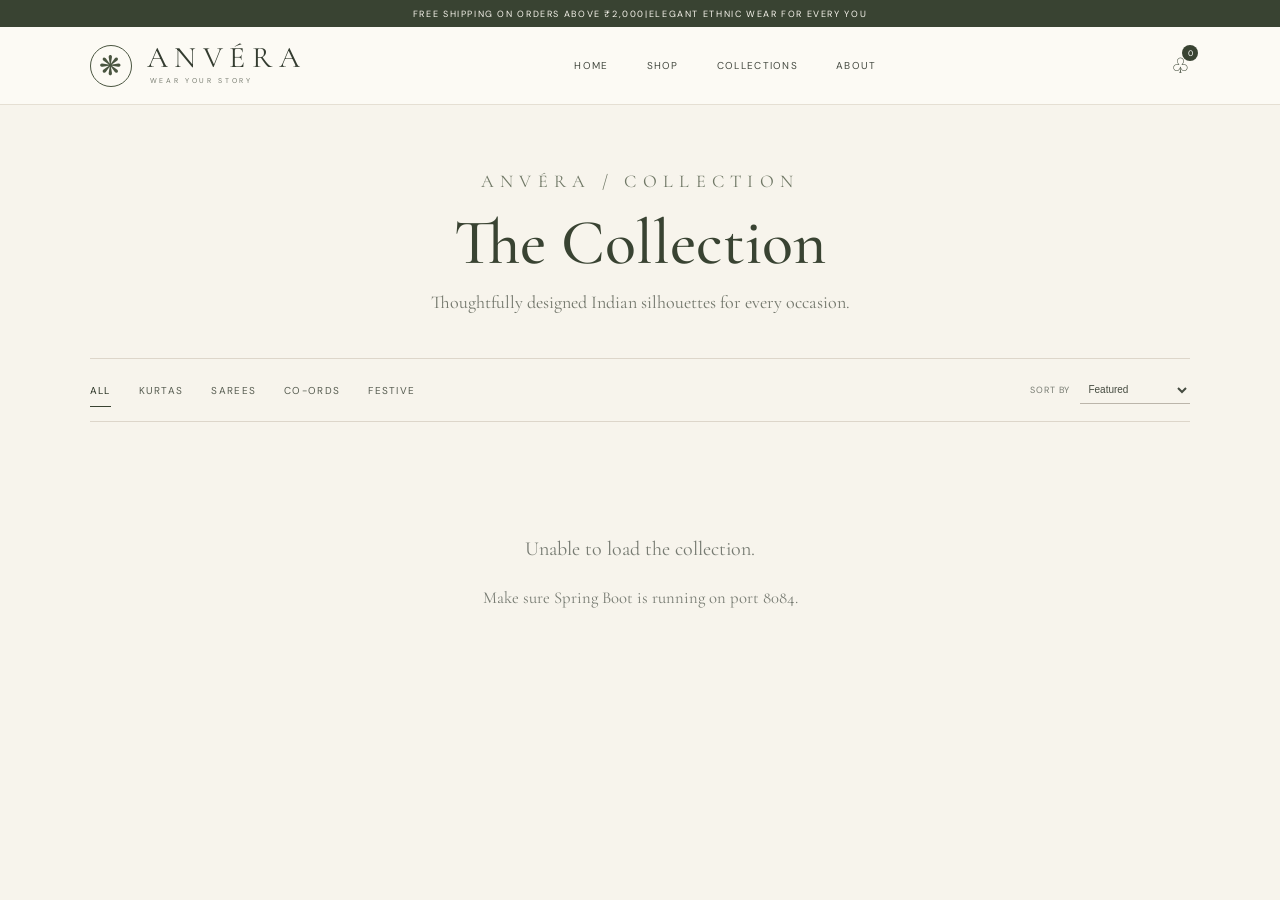
<file: frontend/shop.html>
<!DOCTYPE html>
<html lang="en">

<head>
    <meta charset="UTF-8">

    <meta
        name="viewport"
        content="width=device-width, initial-scale=1.0"
    >

    <title>Shop | ANVÉRA</title>

    <link rel="preconnect" href="https://fonts.googleapis.com">

    <link
        href="https://fonts.googleapis.com/css2?family=Cormorant+Garamond:wght@400;500;600&family=DM+Sans:wght@400;500;600&display=swap"
        rel="stylesheet"
    >

    <link rel="stylesheet" href="style.css">

    <style>

        .shop-page {
            padding: 65px 7% 90px;
            min-height: 80vh;
        }

        .shop-heading {
            text-align: center;
            max-width: 700px;
            margin: 0 auto 45px;
        }

        .shop-heading .small-heading {
            color: #707866;
            margin-bottom: 12px;
        }

        .shop-heading h1 {
            font-family: "Cormorant Garamond", serif;
            font-size: 64px;
            font-weight: 500;
            color: #394332;
            margin-bottom: 10px;
        }

        .shop-heading p {
            font-family: "Cormorant Garamond", serif;
            font-size: 18px;
            color: #73776c;
        }

        .shop-controls {
            border-top: 1px solid #ddd6ca;
            border-bottom: 1px solid #ddd6ca;
            padding: 17px 0;
            margin-bottom: 35px;
            display: flex;
            justify-content: space-between;
            align-items: center;
        }

        .categories {
            display: flex;
            gap: 28px;
            align-items: center;
        }

        .category-button {
            border: none;
            background: none;
            color: #565c50;
            cursor: pointer;
            font-size: 10px;
            letter-spacing: .13em;
            text-transform: uppercase;
            padding: 5px 0;
            position: relative;
        }

        .category-button::after {
            content: "";
            position: absolute;
            left: 0;
            bottom: -5px;
            width: 0;
            height: 1px;
            background: #394332;
            transition: .25s;
        }

        .category-button:hover::after,
        .category-button.active::after {
            width: 100%;
        }

        .category-button.active {
            color: #263021;
        }

        .sort-area {
            display: flex;
            align-items: center;
            gap: 10px;
        }

        .sort-area label {
            font-size: 9px;
            letter-spacing: .1em;
            color: #777b72;
        }

        #sortProducts {
            border: none;
            border-bottom: 1px solid #bbb5aa;
            background: transparent;
            padding: 7px 4px;
            color: #454b40;
            font-size: 10px;
            outline: none;
        }

        .shop-products {
            display: grid;
            grid-template-columns: repeat(4, 1fr);
            gap: 32px 18px;
        }

        .shop-product-card {
            min-width: 0;
        }

        .shop-product-image {
            position: relative;
            aspect-ratio: .77;
            overflow: hidden;
            background: #e8e1d6;
        }

        .shop-product-image img {
            width: 100%;
            height: 100%;
            object-fit: cover;
            display: block;
            transition: transform .55s ease;
        }

        .shop-product-card:hover .shop-product-image img {
            transform: scale(1.04);
        }

        .wishlist-button {
            position: absolute;
            top: 13px;
            right: 13px;
            width: 34px;
            height: 34px;
            border: none;
            border-radius: 50%;
            background: rgba(255, 253, 247, .9);
            color: #394332;
            font-size: 19px;
            cursor: pointer;
            z-index: 2;
        }

        .shop-product-info {
            padding-top: 13px;
        }

        .shop-product-category {
            font-size: 8px;
            text-transform: uppercase;
            letter-spacing: .15em;
            color: #85897f;
            margin-bottom: 5px;
        }

        .shop-product-name {
            font-family: "Cormorant Garamond", serif;
            font-size: 20px;
            color: #343a30;
            margin-bottom: 5px;
        }

        .shop-product-price {
            font-size: 12px;
            color: #44493f;
            margin-bottom: 10px;
        }

        .shop-add-button {
            width: 100%;
            border: 1px solid #394332;
            background: transparent;
            color: #394332;
            padding: 11px;
            cursor: pointer;
            font-size: 9px;
            letter-spacing: .14em;
            transition: .25s;
        }

        .shop-add-button:hover {
            background: #394332;
            color: white;
        }

        .shop-add-button:disabled {
            opacity: .45;
            cursor: not-allowed;
        }

        .empty-shop,
        .shop-loading {
            grid-column: 1 / -1;
            text-align: center;
            padding: 80px 20px;
            color: #777b72;
            font-family: "Cormorant Garamond", serif;
            font-size: 20px;
        }

        @media (max-width: 950px) {
            .shop-products {
                grid-template-columns: repeat(3, 1fr);
            }
        }

        @media (max-width: 700px) {

            .shop-page {
                padding: 45px 5% 70px;
            }

            .shop-heading h1 {
                font-size: 50px;
            }

            .shop-controls {
                display: block;
            }

            .categories {
                overflow-x: auto;
                padding-bottom: 15px;
                gap: 22px;
            }

            .sort-area {
                margin-top: 15px;
            }

            .shop-products {
                grid-template-columns: repeat(2, 1fr);
                gap: 28px 10px;
            }
        }

        @media (max-width: 450px) {

            .shop-product-name {
                font-size: 17px;
            }

            .shop-product-image {
                aspect-ratio: .72;
            }
        }

    </style>

</head>


<body>

    <!-- TOP BAR -->

    <div class="announcement">
        FREE SHIPPING ON ORDERS ABOVE ₹2,000
        <span> | </span>
        ELEGANT ETHNIC WEAR FOR EVERY YOU
    </div>


    <!-- NAVBAR -->

    <header class="navbar">

        <a href="index.html" class="brand">

            <span class="brand-symbol">
                ❋
            </span>

            <span class="brand-name">
                ANVÉRA
            </span>

            <small>
                WEAR YOUR STORY
            </small>

        </a>


        <nav class="navigation">

            <a href="index.html">
                HOME
            </a>

            <a href="shop.html">
                SHOP
            </a>

            <a href="index.html#collections">
                COLLECTIONS
            </a>

            <a href="index.html#story">
                ABOUT
            </a>

        </nav>


        <div class="nav-actions">

            <a href="cart.html">

                ♧

                <span id="bagCount">
                    0
                </span>

            </a>

        </div>

    </header>


    <!-- SHOP -->

    <main class="shop-page">

        <section class="shop-heading">

            <p class="small-heading">
                ANVÉRA / COLLECTION
            </p>

            <h1>
                The Collection
            </h1>

            <p>
                Thoughtfully designed Indian silhouettes
                for every occasion.
            </p>

        </section>


        <!-- CONTROLS -->

        <div class="shop-controls">

            <div class="categories">

                <button
                    class="category-button active"
                    data-category="All"
                >
                    ALL
                </button>

                <button
                    class="category-button"
                    data-category="Kurtas"
                >
                    KURTAS
                </button>

                <button
                    class="category-button"
                    data-category="Sarees"
                >
                    SAREES
                </button>

                <button
                    class="category-button"
                    data-category="Co-ords"
                >
                    CO-ORDS
                </button>

                <button
                    class="category-button"
                    data-category="Festive"
                >
                    FESTIVE
                </button>

            </div>


            <div class="sort-area">

                <label for="sortProducts">
                    SORT BY
                </label>

                <select id="sortProducts">

                    <option value="featured">
                        Featured
                    </option>

                    <option value="low">
                        Price: Low to High
                    </option>

                    <option value="high">
                        Price: High to Low
                    </option>

                    <option value="name">
                        Name
                    </option>

                </select>

            </div>

        </div>


        <!-- PRODUCTS -->

        <section
            class="shop-products"
            id="shopProducts"
        >

            <div class="shop-loading">
                Loading the collection...
            </div>

        </section>

    </main>


    <script>

        const SHOP_API =
            "https://futurefs03-production-a9fd.up.railway.app/api/products";


        let allProducts = [];

        let selectedCategory = "All";


        /* CART */

        let shopCart =
            JSON.parse(
                localStorage.getItem("anveraCart")
            ) || [];


        function updateShopBagCount() {

            const bag =
                document.getElementById("bagCount");

            if (!bag) return;

            const total =
                shopCart.reduce(
                    (sum, item) =>
                        sum +
                        Number(item.quantity || 1),
                    0
                );

            bag.textContent = total;

        }


        /* ADD TO BAG */

        function addProductToBag(product) {

            const existing =
                shopCart.find(
                    item =>
                        item.id === product.id
                );


            if (existing) {

                existing.quantity += 1;

            } else {

                shopCart.push({

                    id: product.id,

                    name: product.name,

                    category: product.category,

                    price: product.price,

                    imageUrl: product.imageUrl,

                    sizes: product.sizes,

                    quantity: 1

                });

            }


            localStorage.setItem(
                "anveraCart",
                JSON.stringify(shopCart)
            );


            updateShopBagCount();


            showShopMessage(
                "Added to your bag"
            );

        }


        /* WISHLIST */

        function toggleWishlist(product) {

            let wishlist =
                JSON.parse(
                    localStorage.getItem(
                        "anveraWishlist"
                    )
                ) || [];


            const existingIndex =
                wishlist.findIndex(
                    item =>
                        item.id === product.id
                );


            if (existingIndex >= 0) {

                wishlist.splice(
                    existingIndex,
                    1
                );

            } else {

                wishlist.push(product);

            }


            localStorage.setItem(
                "anveraWishlist",
                JSON.stringify(wishlist)
            );


            renderProducts();

        }


        function isWishlisted(id) {

            const wishlist =
                JSON.parse(
                    localStorage.getItem(
                        "anveraWishlist"
                    )
                ) || [];


            return wishlist.some(
                item =>
                    item.id === id
            );

        }


        /* PRODUCT IMAGE */

        function productImage(product) {

            const savedImage =
                String(
                    product.imageUrl || ""
                ).trim();


            /*
             * If Admin Dashboard contains a full URL,
             * use it directly.
             */

            if (
                savedImage.startsWith("http://") ||
                savedImage.startsWith("https://")
            ) {

                return savedImage;

            }


            /*
             * If Admin Dashboard contains:
             *
             * product1.jpg
             *
             * convert it to:
             *
             * images/product1.jpg
             */

            if (savedImage !== "") {

                let imagePath =
                    savedImage
                        .replace(/\\/g, "/")
                        .replace(/^\.?\//, "");


                if (
                    imagePath.startsWith("images/")
                ) {

                    return imagePath;

                }


                return "images/" + imagePath;

            }


            /*
             * Category fallback
             */

            const category =
                String(
                    product.category || ""
                ).toLowerCase();


            if (
                category.includes("saree")
            ) {

                return "images/saree.jpg";

            }


            if (
                category.includes("co-ord")
            ) {

                return "images/coord.jpg";

            }


            if (
                category.includes("festive")
            ) {

                return "images/festive.jpg";

            }


            return "images/kurta.jpg";

        }


        /*
         * Get the correct fallback image
         * when a product image cannot be loaded.
         */

        function categoryFallbackImage(product) {

            const category =
                String(
                    product.category || ""
                ).toLowerCase();


            if (
                category.includes("saree")
            ) {

                return "images/saree.jpg";

            }


            if (
                category.includes("co-ord")
            ) {

                return "images/coord.jpg";

            }


            if (
                category.includes("festive")
            ) {

                return "images/festive.jpg";

            }


            return "images/kurta.jpg";

        }


        /* DISPLAY PRODUCTS */

        function renderProducts() {

            const container =
                document.getElementById(
                    "shopProducts"
                );


            let products =
                [...allProducts];


            /* CATEGORY */

            if (
                selectedCategory !== "All"
            ) {

                products =
                    products.filter(
                        product =>
                            product.category ===
                            selectedCategory
                    );

            }


            /* SEARCH URL */

            const params =
                new URLSearchParams(
                    window.location.search
                );


            const search =
                params.get("search");


            if (search) {

                const searchText =
                    search.toLowerCase();


                products =
                    products.filter(
                        product =>

                            String(
                                product.name || ""
                            )
                            .toLowerCase()
                            .includes(searchText)

                            ||

                            String(
                                product.category || ""
                            )
                            .toLowerCase()
                            .includes(searchText)
                    );

            }


            /* SORT */

            const sort =
                document.getElementById(
                    "sortProducts"
                ).value;


            if (sort === "low") {

                products.sort(
                    (a, b) =>
                        Number(a.price) -
                        Number(b.price)
                );

            }


            if (sort === "high") {

                products.sort(
                    (a, b) =>
                        Number(b.price) -
                        Number(a.price)
                );

            }


            if (sort === "name") {

                products.sort(
                    (a, b) =>
                        String(a.name || "")
                            .localeCompare(
                                String(b.name || "")
                            )
                );

            }


            /* EMPTY */

            if (products.length === 0) {

                container.innerHTML = `

                    <div class="empty-shop">

                        No pieces found
                        in this collection.

                    </div>

                `;

                return;

            }


            container.innerHTML = "";


            /* CREATE CARDS */

            products.forEach(
                product => {

                    const card =
                        document.createElement(
                            "article"
                        );


                    card.className =
                        "shop-product-card";


                    const wished =
                        isWishlisted(
                            product.id
                        );


                    const imagePath =
                        productImage(product);


                    const fallbackImage =
                        categoryFallbackImage(
                            product
                        );


                    card.innerHTML = `

                        <div
                            class="shop-product-image"
                        >

                            <a
                                href="product.html?id=${product.id}"
                            >

                                <img
                                    src="${escapeShopHTML(imagePath)}"
                                    alt="${escapeShopHTML(product.name)}"
                                >

                            </a>


                            <button
                                class="wishlist-button"
                                aria-label="Wishlist"
                            >

                                ${wished ? "♥" : "♡"}

                            </button>

                        </div>


                        <div
                            class="shop-product-info"
                        >

                            <div
                                class="shop-product-category"
                            >

                                ${escapeShopHTML(
                                    product.category
                                )}

                            </div>


                            <div
                                class="shop-product-name"
                            >

                                ${escapeShopHTML(
                                    product.name
                                )}

                            </div>


                            <div
                                class="shop-product-price"
                            >

                                ₹${Number(
                                    product.price
                                ).toLocaleString(
                                    "en-IN"
                                )}

                            </div>


                            <button
                                class="shop-add-button"
                                ${
                                    Number(product.stock) <= 0
                                        ? "disabled"
                                        : ""
                                }
                            >

                                ${
                                    Number(product.stock) > 0
                                        ? "ADD TO BAG"
                                        : "SOLD OUT"
                                }

                            </button>

                        </div>

                    `;


                    /*
                     * If the saved image doesn't exist,
                     * use the correct category fallback.
                     */

                    const productImg =
                        card.querySelector(
                            ".shop-product-image img"
                        );


                    productImg.addEventListener(
                        "error",
                        function () {

                            /*
                             * Prevent infinite image
                             * replacement loop.
                             */

                            if (
                                this.dataset.fallbackUsed === "true"
                            ) {

                                return;

                            }


                            this.dataset.fallbackUsed =
                                "true";


                            this.src =
                                fallbackImage;

                        }
                    );


                    /* WISHLIST */

                    card
                        .querySelector(
                            ".wishlist-button"
                        )
                        .addEventListener(
                            "click",
                            function () {

                                toggleWishlist(
                                    product
                                );

                            }
                        );


                    /* BAG */

                    const addButton =
                        card.querySelector(
                            ".shop-add-button"
                        );


                    if (
                        Number(product.stock) > 0
                    ) {

                        addButton.addEventListener(
                            "click",
                            function () {

                                addProductToBag(
                                    product
                                );

                            }
                        );

                    }


                    container.appendChild(
                        card
                    );

                }
            );

        }


        /* CATEGORY BUTTONS */

        document
            .querySelectorAll(
                ".category-button"
            )
            .forEach(
                button => {

                    button.addEventListener(
                        "click",
                        function () {

                            document
                                .querySelectorAll(
                                    ".category-button"
                                )
                                .forEach(
                                    btn =>
                                        btn.classList
                                            .remove(
                                                "active"
                                            )
                                );


                            this.classList.add(
                                "active"
                            );


                            selectedCategory =
                                this.dataset.category;


                            renderProducts();

                        }
                    );

                }
            );


        /* SORT */

        document
            .getElementById(
                "sortProducts"
            )
            .addEventListener(
                "change",
                renderProducts
            );


        /* SECURITY */

        function escapeShopHTML(value) {

            return String(
                value ?? ""
            )

                .replace(
                    /&/g,
                    "&amp;"
                )

                .replace(
                    /</g,
                    "&lt;"
                )

                .replace(
                    />/g,
                    "&gt;"
                )

                .replace(
                    /"/g,
                    "&quot;"
                )

                .replace(
                    /'/g,
                    "&#039;"
                );

        }


        /* MESSAGE */

        function showShopMessage(message) {

            const existing =
                document.getElementById(
                    "shopMessage"
                );


            if (existing) {
                existing.remove();
            }


            const messageBox =
                document.createElement(
                    "div"
                );


            messageBox.id =
                "shopMessage";


            messageBox.textContent =
                message;


            messageBox.style.position =
                "fixed";

            messageBox.style.right =
                "25px";

            messageBox.style.bottom =
                "25px";

            messageBox.style.background =
                "#394332";

            messageBox.style.color =
                "#ffffff";

            messageBox.style.padding =
                "14px 22px";

            messageBox.style.fontSize =
                "11px";

            messageBox.style.zIndex =
                "9999";


            document.body.appendChild(
                messageBox
            );


            setTimeout(
                () => {

                    messageBox.remove();

                },
                2200
            );

        }


        /* LOAD PRODUCTS */

        async function loadShopProducts() {

            try {

                const response =
                    await fetch(
                        SHOP_API
                    );


                if (!response.ok) {

                    throw new Error(
                        "API request failed"
                    );

                }


                allProducts =
                    await response.json();


                renderProducts();


            } catch (error) {

                console.error(
                    error
                );


                document
                    .getElementById(
                        "shopProducts"
                    )
                    .innerHTML = `

                        <div class="empty-shop">

                            Unable to load
                            the collection.

                            <br><br>

                            <small>

                                Make sure Spring Boot
                                is running on port 8084.

                            </small>

                        </div>

                    `;

            }

        }


        /* START */

        updateShopBagCount();

        loadShopProducts();

    </script>

</body>

</html>
</file>
<file: frontend/style.css>
/* =========================================================
   ANVÉRA — PREMIUM FASHION HOMEPAGE
   ========================================================= */

* {
    margin: 0;
    padding: 0;
    box-sizing: border-box;
}

html {
    scroll-behavior: smooth;
}

body {
    background: #f7f4ec;
    color: #30382c;
    font-family: "DM Sans", sans-serif;
}

a {
    color: inherit;
    text-decoration: none;
}

button,
input {
    font-family: inherit;
}


/* =========================================================
   ANNOUNCEMENT
   ========================================================= */

.announcement {
    height: 27px;
    background: #394332;
    color: #f8f5ed;

    display: flex;
    justify-content: center;
    align-items: center;

    font-size: 9px;
    letter-spacing: 0.18em;
    text-transform: uppercase;
}


/* =========================================================
   NAVBAR
   ========================================================= */

.navbar {
    height: 78px;

    background: #fcfaf4;

    display: flex;
    align-items: center;
    justify-content: space-between;

    padding: 0 7%;

    border-bottom: 1px solid #e5dfd3;

    position: relative;
    z-index: 20;
}


/* BRAND */

.brand {
    display: grid;

    grid-template-columns: 48px auto;

    grid-template-rows: 30px 15px;

    column-gap: 9px;

    align-items: center;

    width: 190px;
}

.brand-symbol {
    grid-row: 1 / 3;

    width: 42px;
    height: 42px;

    border: 1px solid #4a5540;

    border-radius: 50%;

    display: flex;
    align-items: center;
    justify-content: center;

    font-size: 27px;

    color: #4a5540;
}

.brand-name {
    font-family: "Cormorant Garamond", serif;

    font-size: 30px;

    letter-spacing: 0.22em;

    line-height: 1;

    color: #343c30;
}

.brand small {
    font-size: 7px;

    letter-spacing: 0.38em;

    color: #777c70;

    margin-left: 3px;
}


/* NAVIGATION */

.navigation {
    display: flex;

    align-items: center;

    gap: 38px;
}

.navigation a {
    font-size: 10px;

    letter-spacing: 0.13em;

    color: #454a41;

    position: relative;
}

.navigation a::after {
    content: "";

    position: absolute;

    left: 0;
    bottom: -7px;

    width: 0;

    height: 1px;

    background: #394332;

    transition: width 0.3s ease;
}

.navigation a:hover::after {
    width: 100%;
}


/* NAV ACTIONS */

.nav-actions {
    display: flex;

    align-items: center;

    gap: 18px;
}

.nav-actions button,
.nav-actions a {
    border: none;

    background: transparent;

    color: #394332;

    font-size: 20px;

    cursor: pointer;

    position: relative;
}

.nav-actions a {
    font-size: 21px;
}

#bagCount {
    position: absolute;

    top: -7px;
    right: -8px;

    width: 16px;
    height: 16px;

    background: #394332;

    color: white;

    border-radius: 50%;

    font-size: 8px;

    display: flex;

    align-items: center;

    justify-content: center;
}


/* =========================================================
   HERO
   ========================================================= */

.hero {
    height: 610px;

    position: relative;

    overflow: hidden;

    background: #b9b09f;
}

.hero img {
    width: 100%;
    height: 100%;

    object-fit: cover;

    object-position: center;

    display: block;

    filter: saturate(0.72);
}

.hero-overlay {
    position: absolute;

    inset: 0;

    background:
        linear-gradient(
            90deg,
            rgba(38, 39, 31, 0.72) 0%,
            rgba(38, 39, 31, 0.48) 28%,
            rgba(38, 39, 31, 0.05) 65%,
            rgba(38, 39, 31, 0.08) 100%
        );
}

.hero-content {
    position: absolute;

    left: 12%;

    top: 50%;

    transform: translateY(-50%);

    color: #fffdf7;

    z-index: 2;
}

.small-heading {
    font-size: 11px;

    letter-spacing: 0.35em;

    margin-bottom: 20px;
}

.hero h1 {
    font-family: "Cormorant Garamond", serif;

    font-weight: 400;

    font-size: clamp(55px, 6vw, 86px);

    line-height: 0.9;

    letter-spacing: 0.03em;

    margin-bottom: 25px;
}

.hero h1 em {
    font-weight: 400;

    font-style: italic;
}

.hero-description {
    font-family: "Cormorant Garamond", serif;

    font-size: 20px;

    line-height: 1.35;

    letter-spacing: 0.03em;

    margin-bottom: 28px;
}

.hero-button {
    display: inline-flex;

    align-items: center;

    gap: 28px;

    background: #35402f;

    color: white;

    padding: 14px 20px;

    font-size: 9px;

    letter-spacing: 0.16em;

    transition: 0.3s ease;
}

.hero-button:hover {
    background: #20291d;

    transform: translateY(-2px);
}

.hero-button span {
    font-size: 15px;
}


/* =========================================================
   SECTION TITLES
   ========================================================= */

.section-title {
    width: 88%;

    margin: 0 auto 30px;

    display: grid;

    grid-template-columns: 1fr auto 1fr;

    align-items: center;

    gap: 18px;
}

.section-title span {
    height: 1px;

    background: #d7d0c4;
}

.section-title h2 {
    font-family: "Cormorant Garamond", serif;

    font-size: 23px;

    font-weight: 500;

    letter-spacing: 0.2em;

    color: #394332;
}

.section-title a {
    font-size: 9px;

    letter-spacing: 0.12em;

    justify-self: end;
}


/* =========================================================
   COLLECTIONS
   ========================================================= */

.collections-section {
    padding: 58px 0 45px;
}

.collection-grid {
    width: 88%;

    margin: auto;

    display: grid;

    grid-template-columns: repeat(4, 1fr);

    gap: 16px;
}

.collection-card {
    height: 310px;

    position: relative;

    overflow: hidden;

    background: #ddd7cc;
}

.collection-card img {
    width: 100%;
    height: 100%;

    object-fit: cover;

    display: block;

    filter: saturate(0.72);

    transition: transform 0.6s ease;
}

.collection-card:hover img {
    transform: scale(1.05);
}

.collection-overlay {
    position: absolute;

    inset: 0;

    background:
        linear-gradient(
            transparent 35%,
            rgba(25, 29, 23, 0.7)
        );
}

.collection-text {
    position: absolute;

    bottom: 22px;

    left: 22px;

    color: white;

    z-index: 2;
}

.collection-text h3 {
    font-family: "Cormorant Garamond", serif;

    font-size: 27px;

    font-weight: 500;

    letter-spacing: 0.08em;

    margin-bottom: 3px;
}

.collection-text p {
    font-size: 9px;

    letter-spacing: 0.12em;
}


/* =========================================================
   NEW ARRIVALS
   ========================================================= */

.new-arrivals {
    padding: 35px 0 75px;
}

.home-products {
    width: 88%;

    margin: auto;

    display: grid;

    grid-template-columns: repeat(4, 1fr);

    gap: 18px;
}


/* PRODUCT CARD */

.product-card {
    position: relative;

    min-width: 0;
}

.product-image {
    position: relative;

    width: 100%;

    aspect-ratio: 0.78;

    overflow: hidden;

    background: #e7e0d5;
}

.product-image img {
    width: 100%;
    height: 100%;

    object-fit: cover;

    display: block;

    transition: transform 0.5s ease;
}

.product-card:hover .product-image img {
    transform: scale(1.035);
}

.product-info {
    padding: 12px 2px 0;
}

.product-name {
    font-family: "Cormorant Garamond", serif;

    font-size: 18px;

    color: #33392f;

    margin-bottom: 4px;
}

.product-category {
    font-size: 9px;

    letter-spacing: 0.11em;

    text-transform: uppercase;

    color: #85877e;
}

.product-price {
    font-size: 12px;

    margin-top: 7px;

    color: #33392f;
}

.add-to-bag {
    width: 100%;

    border: none;

    background: #394332;

    color: white;

    padding: 11px;

    margin-top: 11px;

    font-size: 9px;

    letter-spacing: 0.14em;

    cursor: pointer;

    transition: 0.25s ease;
}

.add-to-bag:hover {
    background: #20291d;
}


/* =========================================================
   STORY
   ========================================================= */

.story-section {
    display: grid;

    grid-template-columns: 1fr 1fr;

    min-height: 460px;

    background: #ece6da;
}

.story-image {
    overflow: hidden;
}

.story-image img {
    width: 100%;
    height: 100%;

    object-fit: cover;

    display: block;

    filter: saturate(0.72);
}

.story-content {
    padding: 70px 12%;

    display: flex;

    flex-direction: column;

    justify-content: center;
}

.story-content .small-heading {
    color: #717865;

    margin-bottom: 12px;
}

.story-content h2 {
    font-family: "Cormorant Garamond", serif;

    font-size: 50px;

    font-weight: 500;

    line-height: 1;

    color: #394332;

    margin-bottom: 22px;
}

.story-content > p:not(.small-heading) {
    font-family: "Cormorant Garamond", serif;

    font-size: 18px;

    line-height: 1.5;

    color: #64685d;

    max-width: 440px;

    margin-bottom: 24px;
}

.story-content a {
    width: max-content;

    background: #394332;

    color: white;

    padding: 13px 18px;

    font-size: 9px;

    letter-spacing: 0.14em;
}


/* =========================================================
   FOOTER
   ========================================================= */

.footer {
    background: #394332;

    color: #f6f2e9;

    padding: 42px 7%;

    display: grid;

    grid-template-columns: 1.1fr 1.2fr 1.2fr;

    align-items: center;

    gap: 45px;
}

.footer-brand {
    display: flex;

    align-items: center;

    gap: 12px;
}

.footer-brand .brand-symbol {
    border-color: #eee8da;

    color: #eee8da;
}

.footer-brand h2 {
    font-family: "Cormorant Garamond", serif;

    font-size: 29px;

    font-weight: 500;

    letter-spacing: 0.22em;
}

.footer-brand small {
    display: block;

    font-size: 7px;

    letter-spacing: 0.3em;

    color: #c8c7bd;
}

.footer-newsletter p {
    font-size: 10px;

    letter-spacing: 0.18em;

    margin-bottom: 8px;
}

.footer-newsletter span {
    font-size: 10px;

    color: #c9cbc2;
}

#newsletterForm {
    display: flex;

    border-bottom: 1px solid #d2d4ca;
}

#newsletterForm input {
    width: 100%;

    border: none;

    outline: none;

    background: transparent;

    color: white;

    padding: 12px 5px;

    font-size: 11px;
}

#newsletterForm input::placeholder {
    color: #d2d2c9;
}

#newsletterForm button {
    border: none;

    background: transparent;

    color: white;

    font-size: 18px;

    cursor: pointer;
}


/* =========================================================
   COPYRIGHT
   ========================================================= */

.copyright {
    background: #293126;

    color: #c8c9c1;

    padding: 14px 7%;

    display: flex;

    justify-content: space-between;

    font-size: 8px;

    letter-spacing: 0.05em;
}


/* =========================================================
   RESPONSIVE
   ========================================================= */

@media (max-width: 1000px) {

    .navigation {
        gap: 20px;
    }

    .collection-grid {
        grid-template-columns: repeat(2, 1fr);
    }

    .home-products {
        grid-template-columns: repeat(2, 1fr);
    }

}


@media (max-width: 750px) {

    .navbar {
        padding: 0 5%;
    }

    .navigation {
        display: none;
    }

    .hero {
        height: 650px;
    }

    .hero-content {
        left: 8%;
    }

    .hero h1 {
        font-size: 58px;
    }

    .story-section {
        grid-template-columns: 1fr;
    }

    .story-image {
        height: 400px;
    }

    .footer {
        grid-template-columns: 1fr;

        gap: 25px;
    }

}


@media (max-width: 500px) {

    .announcement {
        font-size: 7px;

        letter-spacing: 0.1em;
    }

    .navbar {
        height: 70px;
    }

    .brand {
        width: 160px;
    }

    .brand-name {
        font-size: 24px;
    }

    .brand-symbol {
        width: 35px;
        height: 35px;
        font-size: 22px;
    }

    .nav-actions {
        gap: 9px;
    }

    .nav-actions button,
    .nav-actions a {
        font-size: 17px;
    }

    .hero {
        height: 610px;
    }

    .hero-content {
        left: 7%;
        right: 7%;
    }

    .hero h1 {
        font-size: 51px;
    }

    .hero-description {
        font-size: 18px;
    }

    .collection-grid {
        grid-template-columns: 1fr 1fr;

        gap: 8px;
    }

    .collection-card {
        height: 230px;
    }

    .collection-text {
        left: 14px;
        bottom: 14px;
    }

    .collection-text h3 {
        font-size: 21px;
    }

    .home-products {
        grid-template-columns: 1fr 1fr;

        gap: 10px;
    }

    .product-name {
        font-size: 16px;
    }

    .section-title {
        width: 90%;
    }

    .section-title h2 {
        font-size: 17px;
    }

    .story-content {
        padding: 50px 9%;
    }

    .story-content h2 {
        font-size: 42px;
    }

    .copyright {
        flex-direction: column;

        gap: 7px;

        line-height: 1.5;
    }

}
</file>
